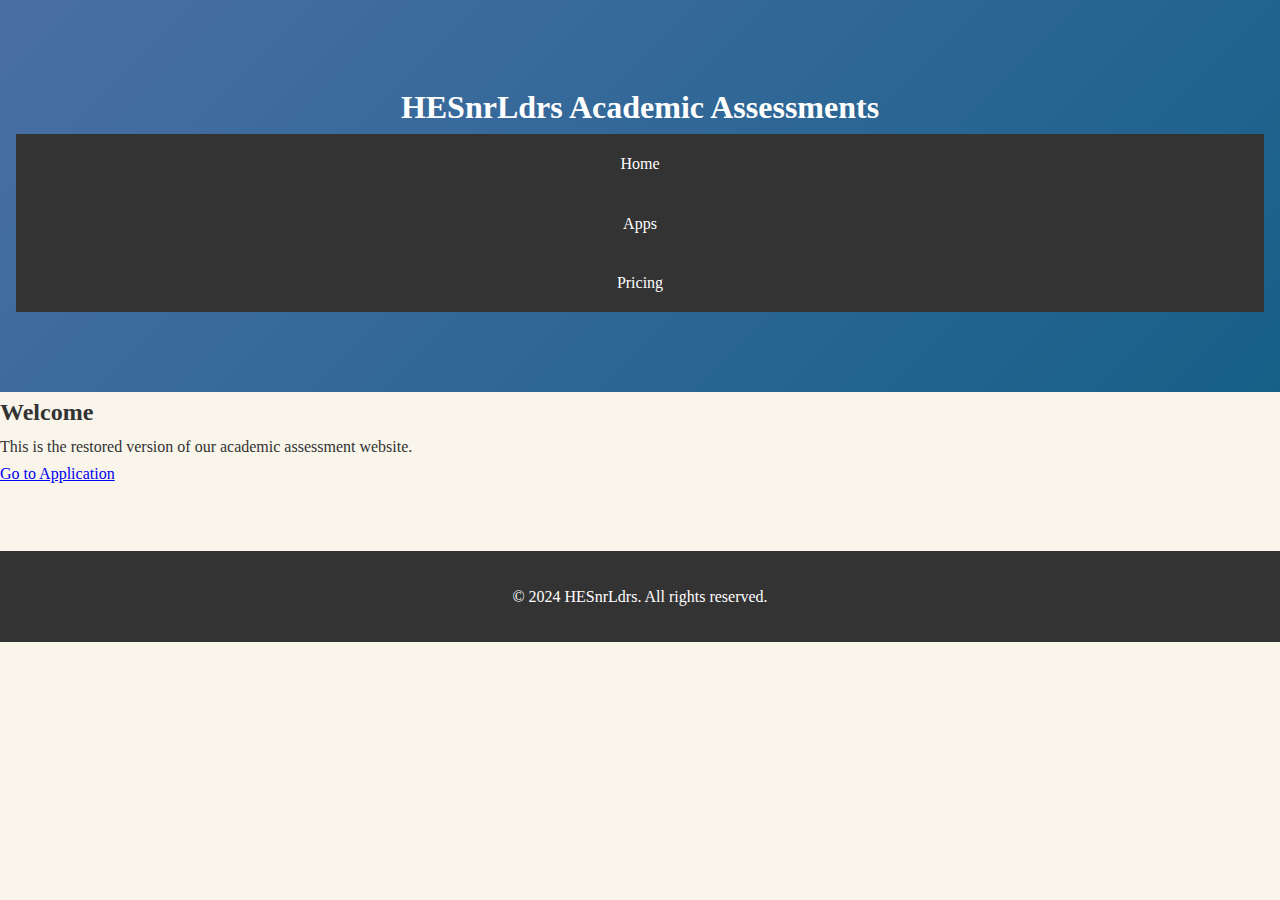
<file: index.html>
<!DOCTYPE html>
<html lang="en">
<head>
    <meta charset="UTF-8">
    <meta name="viewport" content="width=device-width, initial-scale=1.0">
    <title>HESnrLdrs - Academic Assessments</title>
    <link rel="stylesheet" href="https://hesnrldrs.github.io/styles/style.css">
</head>
<body>

    <header>
        <h1>HESnrLdrs Academic Assessments</h1>
        <nav>
            <a href="/">Home</a>
            <a href="/apps">Apps</a>
            <a href="/pricing">Pricing</a>
        </nav>
    </header>

    <main>
        <section>
            <h2>Welcome</h2>
            <p>This is the restored version of our academic assessment website.</p>
            <a href="/apps" class="button">Go to Application</a>
        </section>
    </main>

    <footer>
        <p>&copy; 2024 HESnrLdrs. All rights reserved.</p>
    </footer>

</body>
</html>
</file>
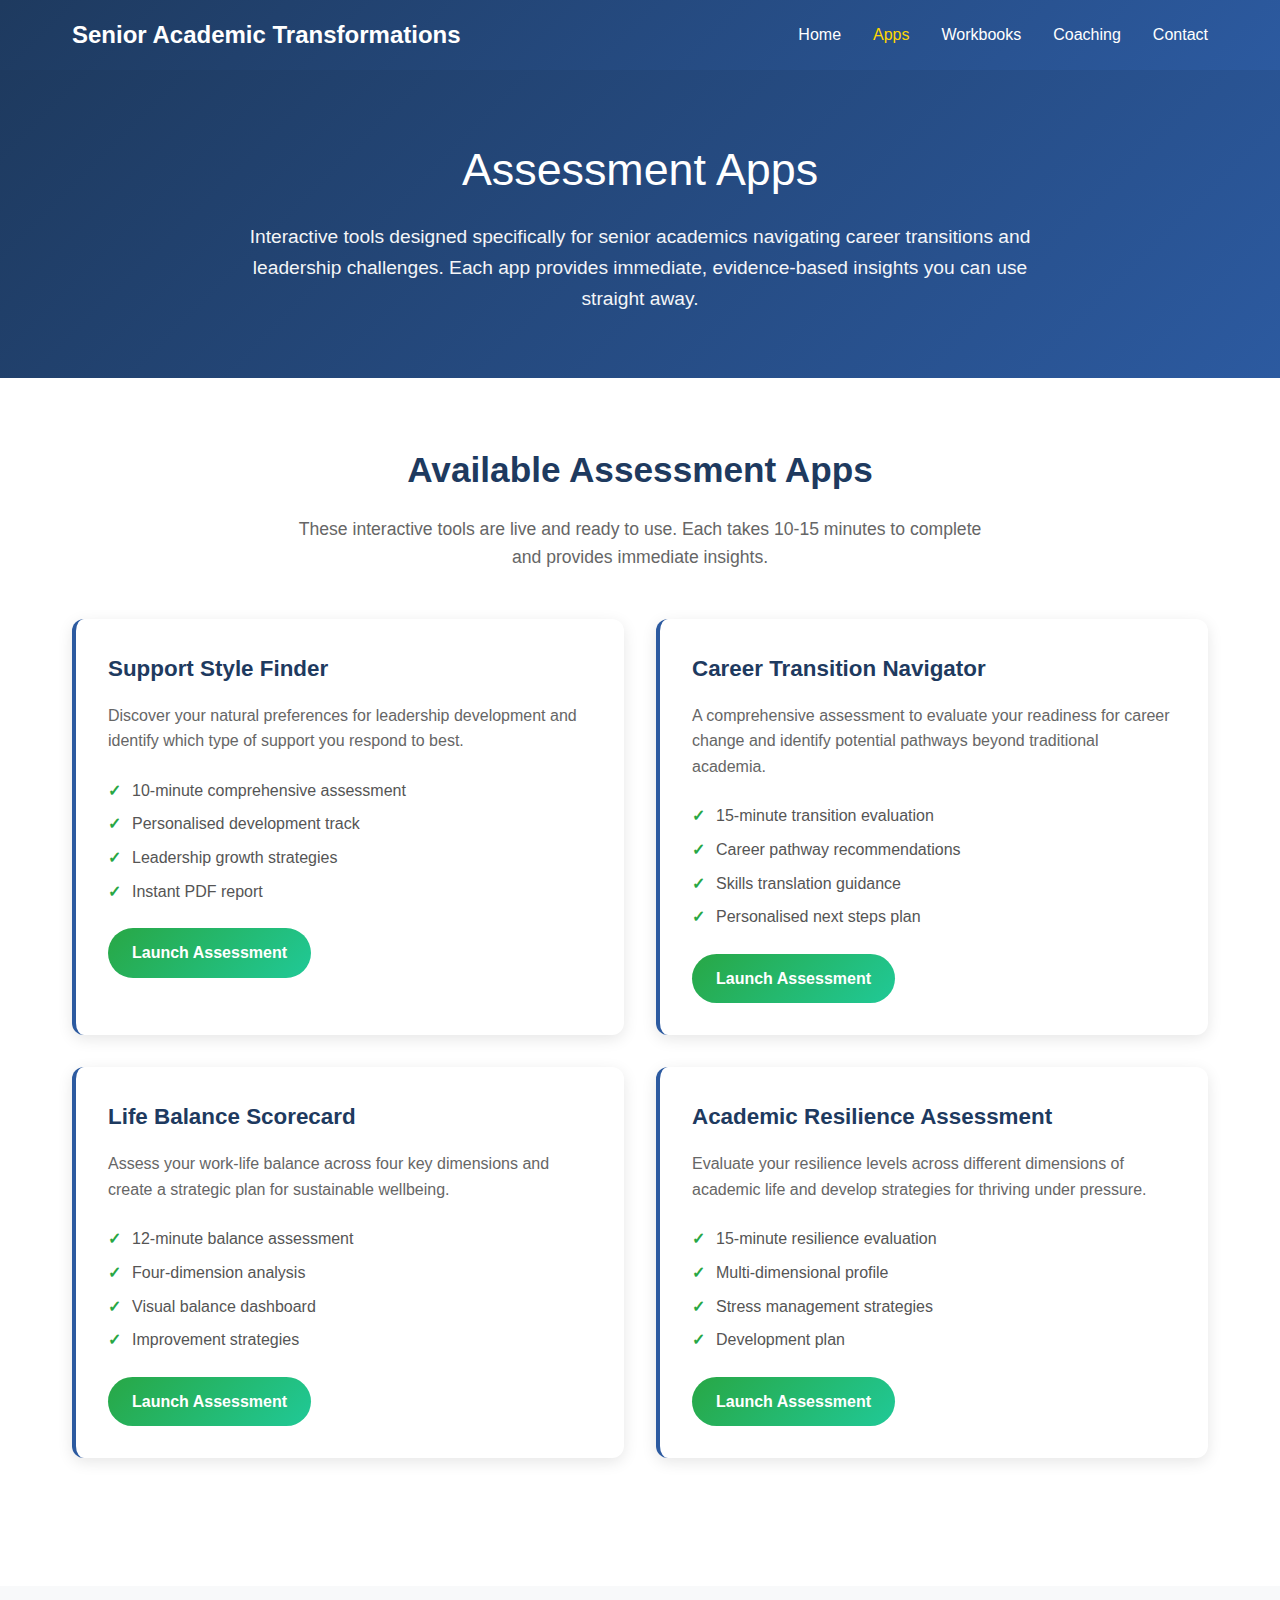
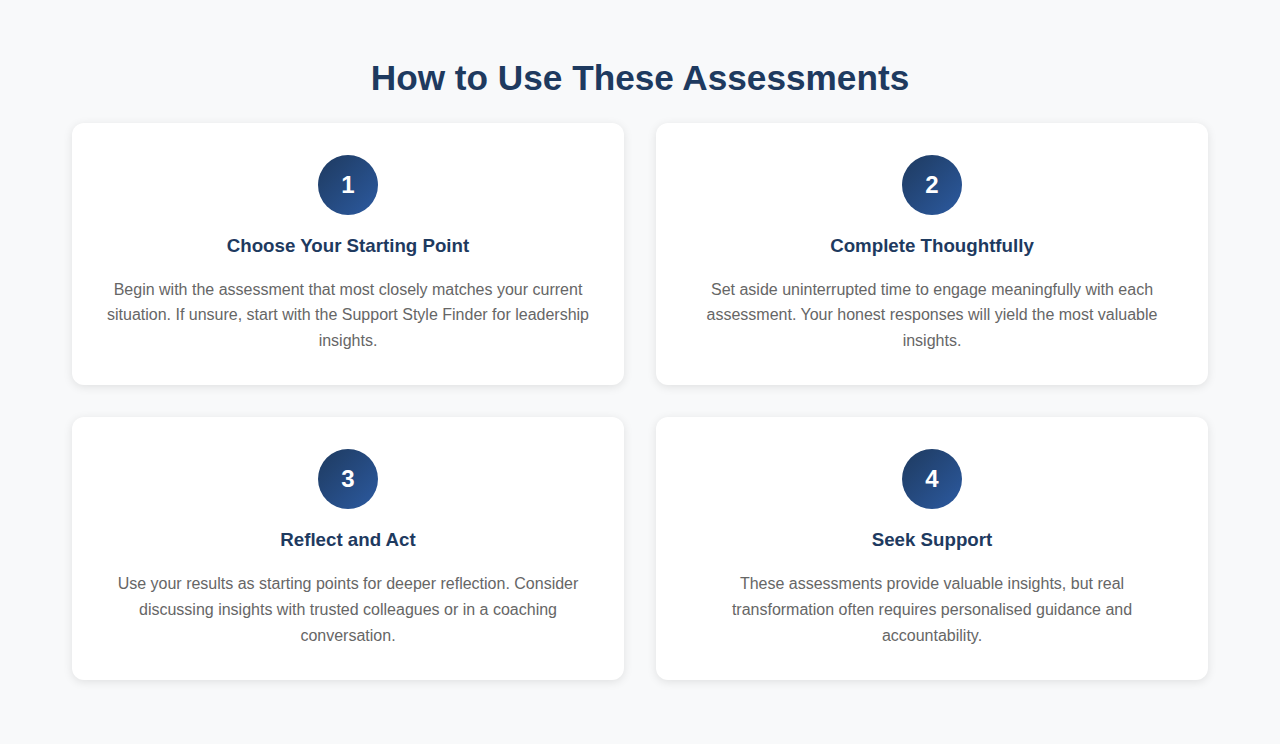
<file: apps.html>
<!DOCTYPE html>
<html lang="en">
<head>
    <meta charset="UTF-8">
    <meta name="viewport" content="width=device-width, initial-scale=1.0">
    <title>Assessment Apps - Senior Academic Transformations</title>
    <style>
        * {
            margin: 0;
            padding: 0;
            box-sizing: border-box;
        }

        body {
            font-family: 'Segoe UI', Tahoma, Geneva, Verdana, sans-serif;
            line-height: 1.6;
            color: #333;
            background: #f8f9fa;
        }

        /* Navigation */
        nav {
            background: linear-gradient(135deg, #1e3a5f 0%, #2c5aa0 100%);
            padding: 1rem 0;
            position: sticky;
            top: 0;
            z-index: 100;
        }

        .nav-container {
            max-width: 1200px;
            margin: 0 auto;
            padding: 0 2rem;
            display: flex;
            justify-content: space-between;
            align-items: center;
        }

        .logo {
            color: white;
            font-size: 1.5rem;
            font-weight: bold;
            text-decoration: none;
        }

        .nav-links {
            display: flex;
            list-style: none;
            gap: 2rem;
        }

        .nav-links a {
            color: white;
            text-decoration: none;
            transition: color 0.3s;
            font-weight: 500;
        }

        .nav-links a:hover, .nav-links a.active {
            color: #ffd700;
        }

        /* Container */
        .container {
            max-width: 1200px;
            margin: 0 auto;
            padding: 0 2rem;
        }

        /* Hero Section */
        .page-hero {
            background: linear-gradient(135deg, #1e3a5f 0%, #2c5aa0 100%);
            color: white;
            padding: 4rem 0;
            text-align: center;
        }

        .page-hero h1 {
            font-size: 2.8rem;
            margin-bottom: 1rem;
            font-weight: normal;
        }

        .page-hero p {
            font-size: 1.2rem;
            max-width: 800px;
            margin: 0 auto;
            opacity: 0.95;
        }

        /* Apps Grid Section */
        .apps-section {
            padding: 4rem 0;
            background: white;
        }

        .section-title {
            text-align: center;
            font-size: 2.2rem;
            margin-bottom: 1rem;
            color: #1e3a5f;
        }

        .section-subtitle {
            text-align: center;
            font-size: 1.1rem;
            margin-bottom: 3rem;
            color: #666;
            max-width: 700px;
            margin-left: auto;
            margin-right: auto;
        }

        /* 2x2 Apps Grid */
        .apps-grid {
            display: grid;
            grid-template-columns: 1fr 1fr;
            gap: 2rem;
            margin-bottom: 4rem;
        }

        .app-card {
            background: white;
            border-radius: 12px;
            padding: 2rem;
            box-shadow: 0 4px 15px rgba(0,0,0,0.1);
            transition: transform 0.3s, box-shadow 0.3s;
            border-left: 4px solid #2c5aa0;
        }

        .app-card:hover {
            transform: translateY(-5px);
            box-shadow: 0 8px 25px rgba(0,0,0,0.15);
        }

        .app-card h3 {
            color: #1e3a5f;
            font-size: 1.4rem;
            margin-bottom: 1rem;
        }

        .app-card p {
            color: #666;
            margin-bottom: 1.5rem;
            line-height: 1.6;
        }

        .app-features {
            list-style: none;
            margin-bottom: 1.5rem;
        }

        .app-features li {
            color: #555;
            margin-bottom: 0.5rem;
            padding-left: 1.5rem;
            position: relative;
        }

        .app-features li:before {
            content: "✓";
            position: absolute;
            left: 0;
            color: #28a745;
            font-weight: bold;
        }

        .btn-primary {
            background: linear-gradient(135deg, #28a745, #20c997);
            color: white;
            padding: 12px 24px;
            border: none;
            border-radius: 25px;
            text-decoration: none;
            font-weight: 600;
            display: inline-block;
            transition: all 0.3s;
        }

        .btn-primary:hover {
            transform: translateY(-2px);
            box-shadow: 0 5px 15px rgba(40, 167, 69, 0.3);
        }

        /* How to Use Section */
        .how-to-section {
            padding: 4rem 0;
            background: #f8f9fa;
        }

        .how-to-grid {
            display: grid;
            grid-template-columns: 1fr 1fr;
            gap: 2rem;
        }

        .how-to-card {
            background: white;
            border-radius: 12px;
            padding: 2rem;
            text-align: center;
            box-shadow: 0 2px 10px rgba(0,0,0,0.1);
        }

        .step-number {
            background: linear-gradient(135deg, #1e3a5f, #2c5aa0);
            color: white;
            width: 60px;
            height: 60px;
            border-radius: 50%;
            display: flex;
            align-items: center;
            justify-content: center;
            font-size: 1.5rem;
            font-weight: bold;
            margin: 0 auto 1rem auto;
        }

        .how-to-card h3 {
            color: #1e3a5f;
            margin-bottom: 1rem;
        }

        .how-to-card p {
            color: #666;
            line-height: 1.6;
        }

        /* Responsive Design */
        @media (max-width: 768px) {
            .apps-grid,
            .how-to-grid {
                grid-template-columns: 1fr;
            }

            .nav-links {
                display: none;
            }

            .page-hero h1 {
                font-size: 2rem;
            }

            .container {
                padding: 0 1rem;
            }
        }
    </style>
</head>
<body>
    <!-- Navigation -->
    <nav>
        <div class="nav-container">
            <a href="index.html" class="logo">Senior Academic Transformations</a>
            <ul class="nav-links">
                <li><a href="index.html">Home</a></li>
                <li><a href="apps.html" class="active">Apps</a></li>
                <li><a href="workbooks.html">Workbooks</a></li>
                <li><a href="coaching.html">Coaching</a></li>
                <li><a href="contact.html">Contact</a></li>
            </ul>
        </div>
    </nav>

    <!-- Hero Section -->
    <section class="page-hero">
        <div class="container">
            <h1>Assessment Apps</h1>
            <p>Interactive tools designed specifically for senior academics navigating career transitions and leadership challenges. Each app provides immediate, evidence-based insights you can use straight away.</p>
        </div>
    </section>

    <!-- Apps Grid Section -->
    <section class="apps-section">
        <div class="container">
            <h2 class="section-title">Available Assessment Apps</h2>
            <p class="section-subtitle">These interactive tools are live and ready to use. Each takes 10-15 minutes to complete and provides immediate insights.</p>
            
            <!-- 2x2 Apps Grid -->
            <div class="apps-grid">
                <!-- App 1 -->
                <div class="app-card">
                    <h3>Support Style Finder</h3>
                    <p>Discover your natural preferences for leadership development and identify which type of support you respond to best.</p>
                    <ul class="app-features">
                        <li>10-minute comprehensive assessment</li>
                        <li>Personalised development track</li>
                        <li>Leadership growth strategies</li>
                        <li>Instant PDF report</li>
                    </ul>
                    <a href="https://hesnrldrs.github.io/support-style-app/" class="btn-primary">Launch Assessment</a>
                </div>

                <!-- App 2 -->
                <div class="app-card">
                    <h3>Career Transition Navigator</h3>
                    <p>A comprehensive assessment to evaluate your readiness for career change and identify potential pathways beyond traditional academia.</p>
                    <ul class="app-features">
                        <li>15-minute transition evaluation</li>
                        <li>Career pathway recommendations</li>
                        <li>Skills translation guidance</li>
                        <li>Personalised next steps plan</li>
                    </ul>
                    <a href="https://hesnrldrs.github.io/career-transition-app/" class="btn-primary">Launch Assessment</a>
                </div>

                <!-- App 3 -->
                <div class="app-card">
                    <h3>Life Balance Scorecard</h3>
                    <p>Assess your work-life balance across four key dimensions and create a strategic plan for sustainable wellbeing.</p>
                    <ul class="app-features">
                        <li>12-minute balance assessment</li>
                        <li>Four-dimension analysis</li>
                        <li>Visual balance dashboard</li>
                        <li>Improvement strategies</li>
                    </ul>
                    <a href="https://hesnrldrs.github.io/life-balance-app/" class="btn-primary">Launch Assessment</a>
                </div>

                <!-- App 4 -->
                <div class="app-card">
                    <h3>Academic Resilience Assessment</h3>
                    <p>Evaluate your resilience levels across different dimensions of academic life and develop strategies for thriving under pressure.</p>
                    <ul class="app-features">
                        <li>15-minute resilience evaluation</li>
                        <li>Multi-dimensional profile</li>
                        <li>Stress management strategies</li>
                        <li>Development plan</li>
                    </ul>
                    <a href="https://hesnrldrs.github.io/resilience-app/" class="btn-primary">Launch Assessment</a>
                </div>
            </div>
        </div>
    </section>

    <!-- How to Use Section -->
    <section class="how-to-section">
        <div class="container">
            <h2 class="section-title">How to Use These Assessments</h2>
            
            <!-- 2x2 How-to Grid -->
            <div class="how-to-grid">
                <div class="how-to-card">
                    <div class="step-number">1</div>
                    <h3>Choose Your Starting Point</h3>
                    <p>Begin with the assessment that most closely matches your current situation. If unsure, start with the Support Style Finder for leadership insights.</p>
                </div>

                <div class="how-to-card">
                    <div class="step-number">2</div>
                    <h3>Complete Thoughtfully</h3>
                    <p>Set aside uninterrupted time to engage meaningfully with each assessment. Your honest responses will yield the most valuable insights.</p>
                </div>

                <div class="how-to-card">
                    <div class="step-number">3</div>
                    <h3>Reflect and Act</h3>
                    <p>Use your results as starting points for deeper reflection. Consider discussing insights with trusted colleagues or in a coaching conversation.</p>
                </div>

                <div class="how-to-card">
                    <div class="step-number">4</div>
                    <h3>Seek Support</h3>
                    <p>These assessments provide valuable insights, but real transformation often requires personalised guidance and accountability.</p>
                </div>
            </div>
        </div>
    </section>
</body>
</html>
</file>
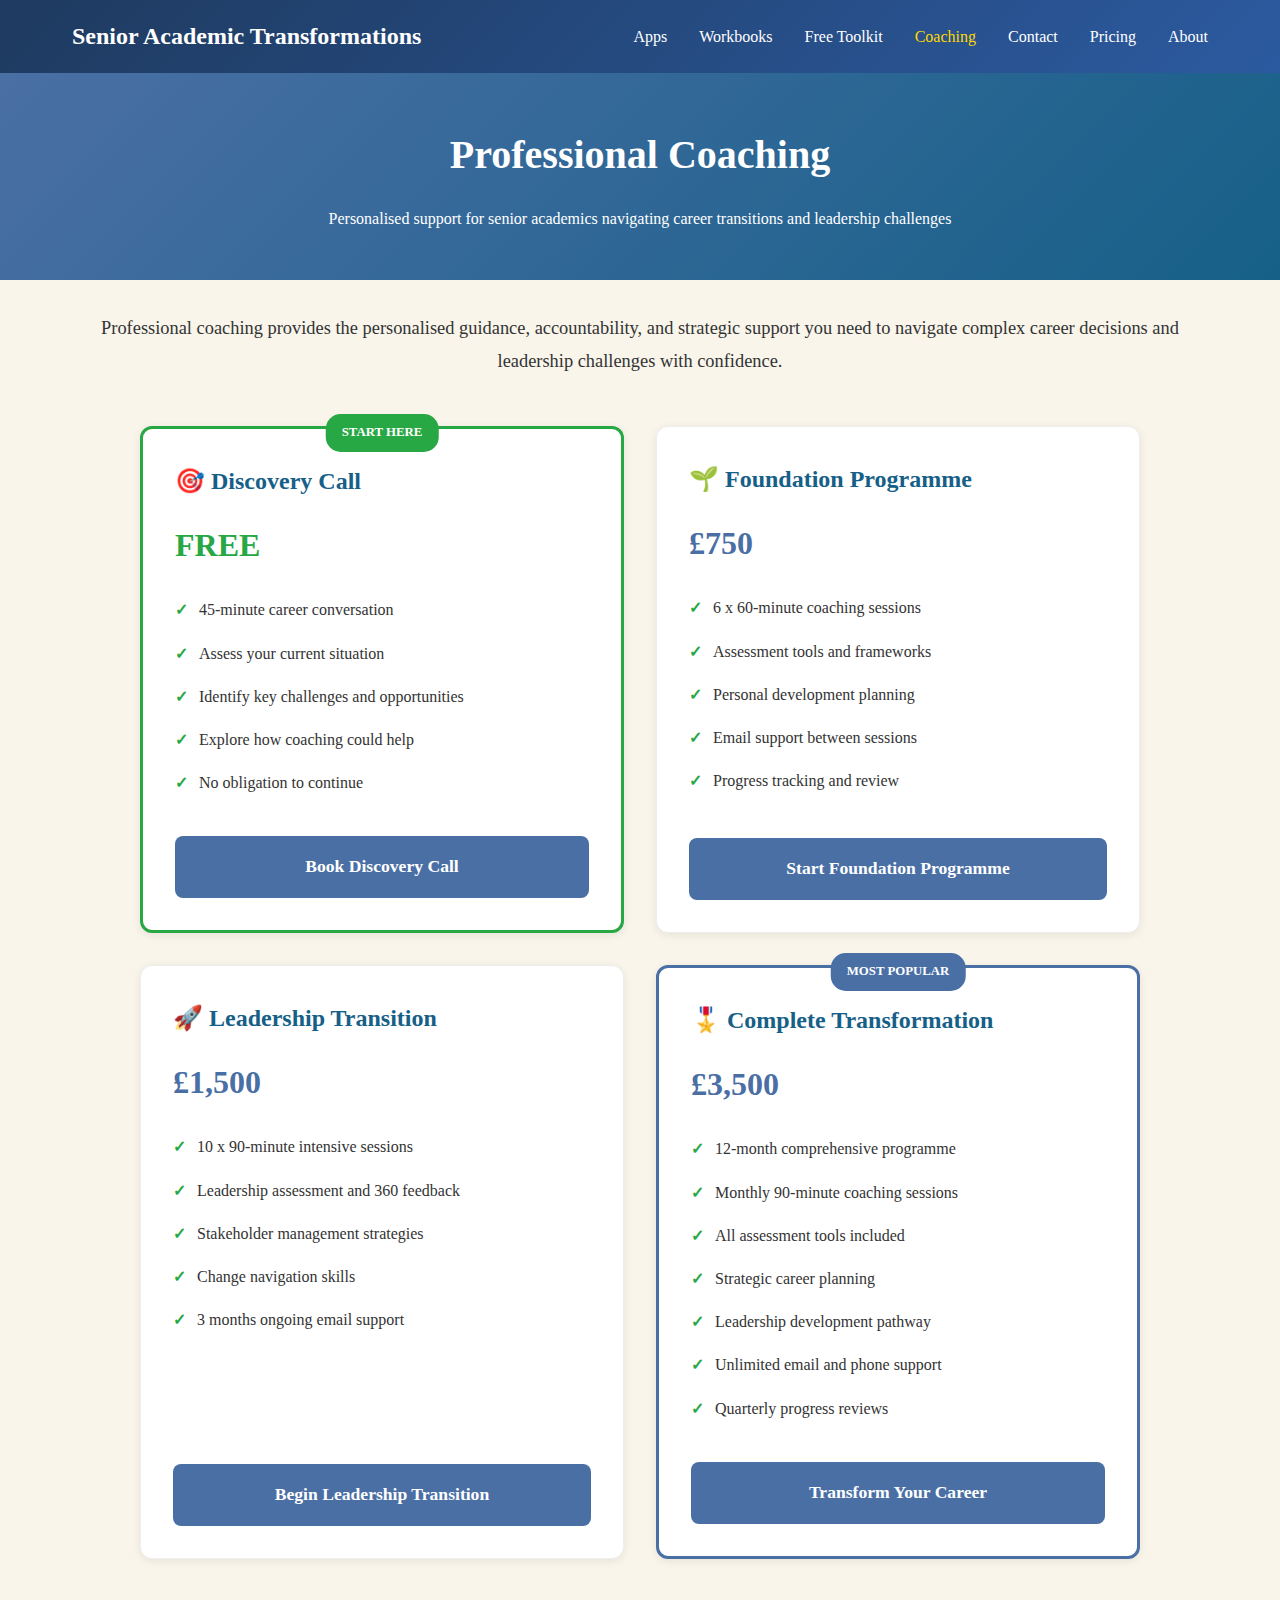
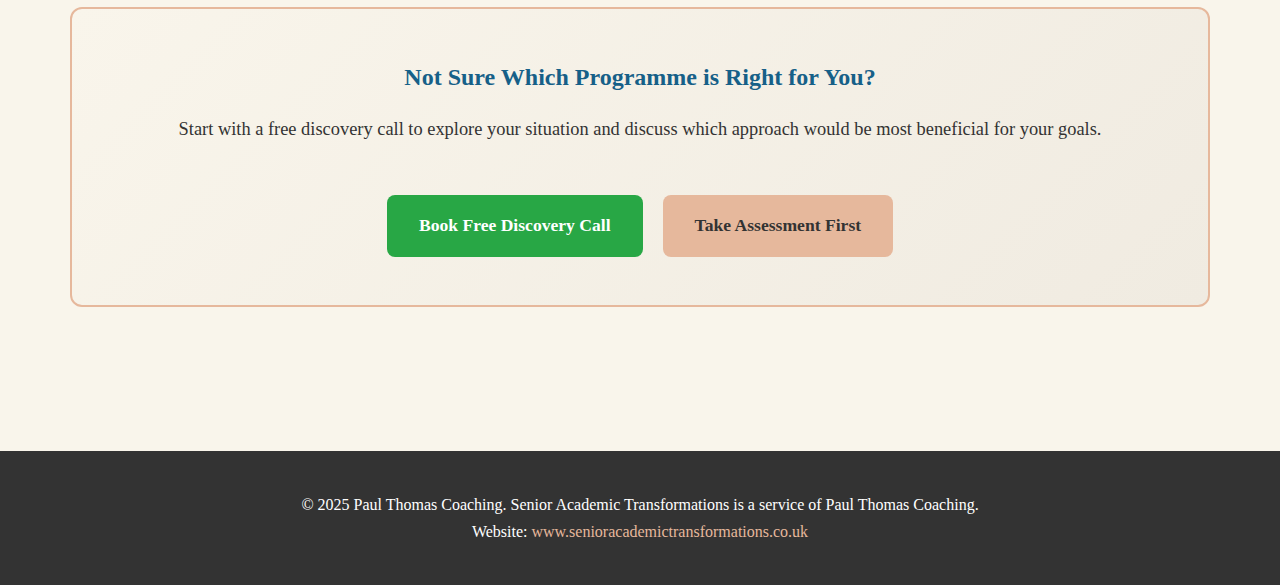
<file: coaching.html>
<!DOCTYPE html>
<html lang="en-GB">
<head>
    <meta charset="UTF-8">
    <meta name="viewport" content="width=device-width, initial-scale=1.0">
    <title>Coaching | Senior Academic Transformations</title>
    <meta name="description" content="Professional coaching programmes for senior academics. From free discovery calls to comprehensive transformation programmes.">
    
    <style>
        :root { 
            --colour-primary: #4A6FA5; 
            --colour-secondary: #E6B89C; 
            --colour-accent: #166088; 
            --colour-light: #F9F5EB; 
            --colour-dark: #333333; 
            --colour-white: #ffffff;
            --colour-success: #28a745;
            --shadow-light: 0 2px 10px rgba(0,0,0,0.08);
            --shadow-medium: 0 5px 15px rgba(0,0,0,0.12);
        }
        
        * { margin: 0; padding: 0; box-sizing: border-box; }
        
        body { 
            font-family: 'Georgia', 'Times New Roman', serif; 
            line-height: 1.7; 
            color: var(--colour-dark); 
            background-color: var(--colour-light); 
        }
        
        /* STANDARDIZED BLUE GRADIENT NAVIGATION */
        nav {
            background: linear-gradient(135deg, #1e3a5f 0%, #2c5aa0 100%);
            padding: 1rem 0;
            position: sticky;
            top: 0;
            z-index: 100;
        }

        .nav-container {
            max-width: 1200px;
            margin: 0 auto;
            padding: 0 2rem;
            display: flex;
            justify-content: space-between;
            align-items: center;
        }

        .logo {
            color: white;
            font-size: 1.5rem;
            font-weight: bold;
            text-decoration: none;
        }

        .nav-menu {
            display: flex;
            list-style: none;
            gap: 2rem;
        }

        .nav-menu a {
            color: white;
            text-decoration: none;
            transition: color 0.3s;
            font-weight: 500;
        }

        .nav-menu a:hover, .nav-menu a.active, .nav-menu a.current {
            color: #ffd700;
        }

        .mobile-menu-toggle {
            display: none;
            background: none;
            border: none;
            font-size: 1.5rem;
            cursor: pointer;
            color: white;
        }
        
        .container { 
            width: 90%; 
            max-width: 1140px; 
            margin: 0 auto; 
            padding: 2rem 0; 
        }
        
        .page-header {
            background: linear-gradient(135deg, var(--colour-primary) 0%, var(--colour-accent) 100%);
            color: white;
            text-align: center;
            padding: 3rem 1rem;
        }
        
        .page-header h1 {
            font-size: 2.5rem;
            margin-bottom: 1rem;
        }
        
        .intro-text { 
            font-size: 1.15rem; 
            line-height: 1.8; 
            margin-bottom: 2rem;
            text-align: center;
        }
        
        /* 2×2 GRID LAYOUT */
        .coaching-grid {
            display: grid;
            grid-template-columns: 1fr 1fr;
            gap: 2rem;
            margin: 3rem 0;
            max-width: 1000px;
            margin-left: auto;
            margin-right: auto;
        }

        .coaching-card {
            background: var(--colour-white);
            border-radius: 12px;
            padding: 2rem;
            box-shadow: var(--shadow-light);
            transition: all 0.3s ease;
            display: flex;
            flex-direction: column;
            justify-content: space-between;
            border: 1px solid #eee;
        }

        .coaching-card:hover {
            transform: translateY(-5px);
            box-shadow: var(--shadow-medium);
        }

        .coaching-card h3 {
            font-size: 1.5rem;
            margin-bottom: 1rem;
            color: var(--colour-accent);
        }

        .coaching-card .price {
            font-size: 2rem;
            font-weight: bold;
            color: var(--colour-primary);
            margin-bottom: 1rem;
        }

        .coaching-card .price.free {
            color: var(--colour-success);
        }

        .coaching-card ul {
            list-style: none;
            margin: 1rem 0;
            flex-grow: 1;
        }

        .coaching-card ul li {
            padding: 0.5rem 0;
            position: relative;
            padding-left: 1.5rem;
        }

        .coaching-card ul li:before {
            content: "✓";
            color: var(--colour-success);
            font-weight: bold;
            position: absolute;
            left: 0;
        }

        .btn {
            background: var(--colour-primary);
            color: white;
            padding: 1rem 2rem;
            border: none;
            border-radius: 8px;
            font-size: 1.1rem;
            font-weight: 600;
            cursor: pointer;
            transition: all 0.3s ease;
            text-align: center;
            text-decoration: none;
            display: inline-block;
            margin-top: 1rem;
        }

        .btn:hover {
            background: var(--colour-accent);
            transform: translateY(-2px);
        }

        .btn-success {
            background: var(--colour-success);
        }

        .btn-success:hover {
            background: #218838;
        }

        .featured {
            border: 3px solid var(--colour-primary);
            position: relative;
        }

        .featured:before {
            content: "MOST POPULAR";
            background: var(--colour-primary);
            color: white;
            padding: 0.5rem 1rem;
            font-size: 0.8rem;
            font-weight: bold;
            position: absolute;
            top: -15px;
            left: 50%;
            transform: translateX(-50%);
            border-radius: 15px;
        }

        .free-highlight {
            border: 3px solid var(--colour-success);
            position: relative;
        }

        .free-highlight:before {
            content: "START HERE";
            background: var(--colour-success);
            color: white;
            padding: 0.5rem 1rem;
            font-size: 0.8rem;
            font-weight: bold;
            position: absolute;
            top: -15px;
            left: 50%;
            transform: translateX(-50%);
            border-radius: 15px;
        }
        
        footer { 
            background-color: var(--colour-dark); 
            color: white; 
            text-align: center; 
            padding: 2.5rem 0; 
            margin-top: 4rem; 
        }
        
        footer a {
            color: var(--colour-secondary);
            text-decoration: none;
        }
        
        /* Return to Top Button */
        .return-to-top {
            position: fixed;
            bottom: 2rem;
            right: 2rem;
            background-color: var(--colour-primary);
            color: white;
            width: 50px;
            height: 50px;
            border-radius: 50%;
            border: none;
            cursor: pointer;
            font-size: 1.2rem;
            box-shadow: var(--shadow-medium);
            transition: all 0.3s ease;
            opacity: 0;
            visibility: hidden;
            z-index: 999;
        }
        
        .return-to-top.visible {
            opacity: 1;
            visibility: visible;
        }
        
        .return-to-top:hover {
            background-color: var(--colour-accent);
            transform: translateY(-2px);
        }
        
        /* Mobile Navigation & Layout */
        @media (max-width: 768px) {
            .mobile-menu-toggle {
                display: block;
            }
            
            .nav-menu {
                display: none;
                position: absolute;
                top: 100%;
                left: 0;
                right: 0;
                background: linear-gradient(135deg, #1e3a5f 0%, #2c5aa0 100%);
                flex-direction: column;
                padding: 1rem;
                gap: 1.5rem;
            }
            
            .nav-menu.active {
                display: flex;
            }
            
            .coaching-grid {
                grid-template-columns: 1fr;
                gap: 1.5rem;
            }
            
            .page-header h1 {
                font-size: 2rem;
            }
            
            .container {
                width: 95%;
                padding: 1rem 0;
            }
        }
    </style>
</head>
<body>
    <!-- STANDARDIZED NAVIGATION -->
    <nav role="navigation">
        <div class="nav-container">
            <a href="index.html" class="logo">Senior Academic Transformations</a>
            <button class="mobile-menu-toggle" aria-label="Toggle mobile menu">☰</button>
            <ul class="nav-menu">
                <li><a href="apps.html">Apps</a></li>
                <li><a href="workbooks.html">Workbooks</a></li>
                <li><a href="toolkit.html">Free Toolkit</a></li>
                <li><a href="coaching.html" class="current">Coaching</a></li>
                <li><a href="contact.html">Contact</a></li>
                <li><a href="pricing.html">Pricing</a></li>
                <li><a href="about.html">About</a></li>
            </ul>
        </div>
    </nav>

    <header class="page-header">
        <h1>Professional Coaching</h1>
        <p>Personalised support for senior academics navigating career transitions and leadership challenges</p>
    </header>

    <main class="container">
        <p class="intro-text">Professional coaching provides the personalised guidance, accountability, and strategic support you need to navigate complex career decisions and leadership challenges with confidence.</p>

        <!-- 2×2 COACHING GRID -->
        <div class="coaching-grid">
            <!-- TOP LEFT - FREE OFFER FIRST -->
            <div class="coaching-card free-highlight">
                <div>
                    <h3>🎯 Discovery Call</h3>
                    <div class="price free">FREE</div>
                    <ul>
                        <li>45-minute career conversation</li>
                        <li>Assess your current situation</li>
                        <li>Identify key challenges and opportunities</li>
                        <li>Explore how coaching could help</li>
                        <li>No obligation to continue</li>
                    </ul>
                </div>
               <a href="https://calendar.app.google/K26A3jh2ST52cZVE8" target="_blank" rel="noopener" class="btn">Book Discovery Call</a>
            </div>

            <!-- TOP RIGHT - TIER 1 -->
            <div class="coaching-card">
                <div>
                    <h3>🌱 Foundation Programme</h3>
                    <div class="price">£750</div>
                    <ul>
                        <li>6 x 60-minute coaching sessions</li>
                        <li>Assessment tools and frameworks</li>
                        <li>Personal development planning</li>
                        <li>Email support between sessions</li>
                        <li>Progress tracking and review</li>
                    </ul>
                </div>
                <a href="contact.html" class="btn">Start Foundation Programme</a>
            </div>

            <!-- BOTTOM LEFT - TIER 2 -->
            <div class="coaching-card">
                <div>
                    <h3>🚀 Leadership Transition</h3>
                    <div class="price">£1,500</div>
                    <ul>
                        <li>10 x 90-minute intensive sessions</li>
                        <li>Leadership assessment and 360 feedback</li>
                        <li>Stakeholder management strategies</li>
                        <li>Change navigation skills</li>
                        <li>3 months ongoing email support</li>
                    </ul>
                </div>
                <a href="contact.html" class="btn">Begin Leadership Transition</a>
            </div>

            <!-- BOTTOM RIGHT - TIER 3 FLAGSHIP -->
            <div class="coaching-card featured">
                <div>
                    <h3>🎖️ Complete Transformation</h3>
                    <div class="price">£3,500</div>
                    <ul>
                        <li>12-month comprehensive programme</li>
                        <li>Monthly 90-minute coaching sessions</li>
                        <li>All assessment tools included</li>
                        <li>Strategic career planning</li>
                        <li>Leadership development pathway</li>
                        <li>Unlimited email and phone support</li>
                        <li>Quarterly progress reviews</li>
                    </ul>
                </div>
                <a href="contact.html" class="btn">Transform Your Career</a>
            </div>
        </div>

        <section style="background: linear-gradient(135deg, var(--colour-light) 0%, #f0ebe1 100%); padding: 3rem 2rem; border-radius: 12px; margin: 3rem 0; border: 2px solid var(--colour-secondary); text-align: center;">
            <h2 style="color: var(--colour-accent); margin-bottom: 1rem;">Not Sure Which Programme is Right for You?</h2>
            <p class="intro-text">Start with a free discovery call to explore your situation and discuss which approach would be most beneficial for your goals.</p>
            <div style="margin-top: 2rem;">
                <a href="contact.html" class="btn btn-success" style="margin-right: 1rem;">Book Free Discovery Call</a>
                <a href="apps.html" class="btn" style="background: var(--colour-secondary); color: var(--colour-dark);">Take Assessment First</a>
            </div>
        </section>
    </main>

    <footer role="contentinfo">
        <p>&copy; 2025 Paul Thomas Coaching. Senior Academic Transformations is a service of Paul Thomas Coaching.<br>
        Website: <a href="https://www.senioracademictransformations.co.uk">www.senioracademictransformations.co.uk</a></p>
    </footer>

    <!-- Return to Top Button -->
    <button class="return-to-top" onclick="scrollToTop()" aria-label="Return to top">↑</button>

    <script>
        // Mobile menu toggle
        const mobileMenuToggle = document.querySelector('.mobile-menu-toggle');
        const navMenu = document.querySelector('.nav-menu');
        
        if (mobileMenuToggle && navMenu) {
            mobileMenuToggle.addEventListener('click', function() {
                navMenu.classList.toggle('active');
                
                const isOpen = navMenu.classList.contains('active');
                mobileMenuToggle.setAttribute('aria-label', isOpen ? 'Close mobile menu' : 'Open mobile menu');
            });
            
            const navLinks = navMenu.querySelectorAll('a');
            navLinks.forEach(link => {
                link.addEventListener('click', function() {
                    navMenu.classList.remove('active');
                    mobileMenuToggle.setAttribute('aria-label', 'Open mobile menu');
                });
            });
        }
        
        // Return to Top Button
        const returnToTopButton = document.querySelector('.return-to-top');
        
        window.addEventListener('scroll', function() {
            if (window.pageYOffset > 300) {
                returnToTopButton.classList.add('visible');
            } else {
                returnToTopButton.classList.remove('visible');
            }
        });
        
        function scrollToTop() {
            window.scrollTo({
                top: 0,
                behavior: 'smooth'
            });
        }
        
        console.log('Coaching page loaded successfully');
    </script>
</body>
</html>
</file>
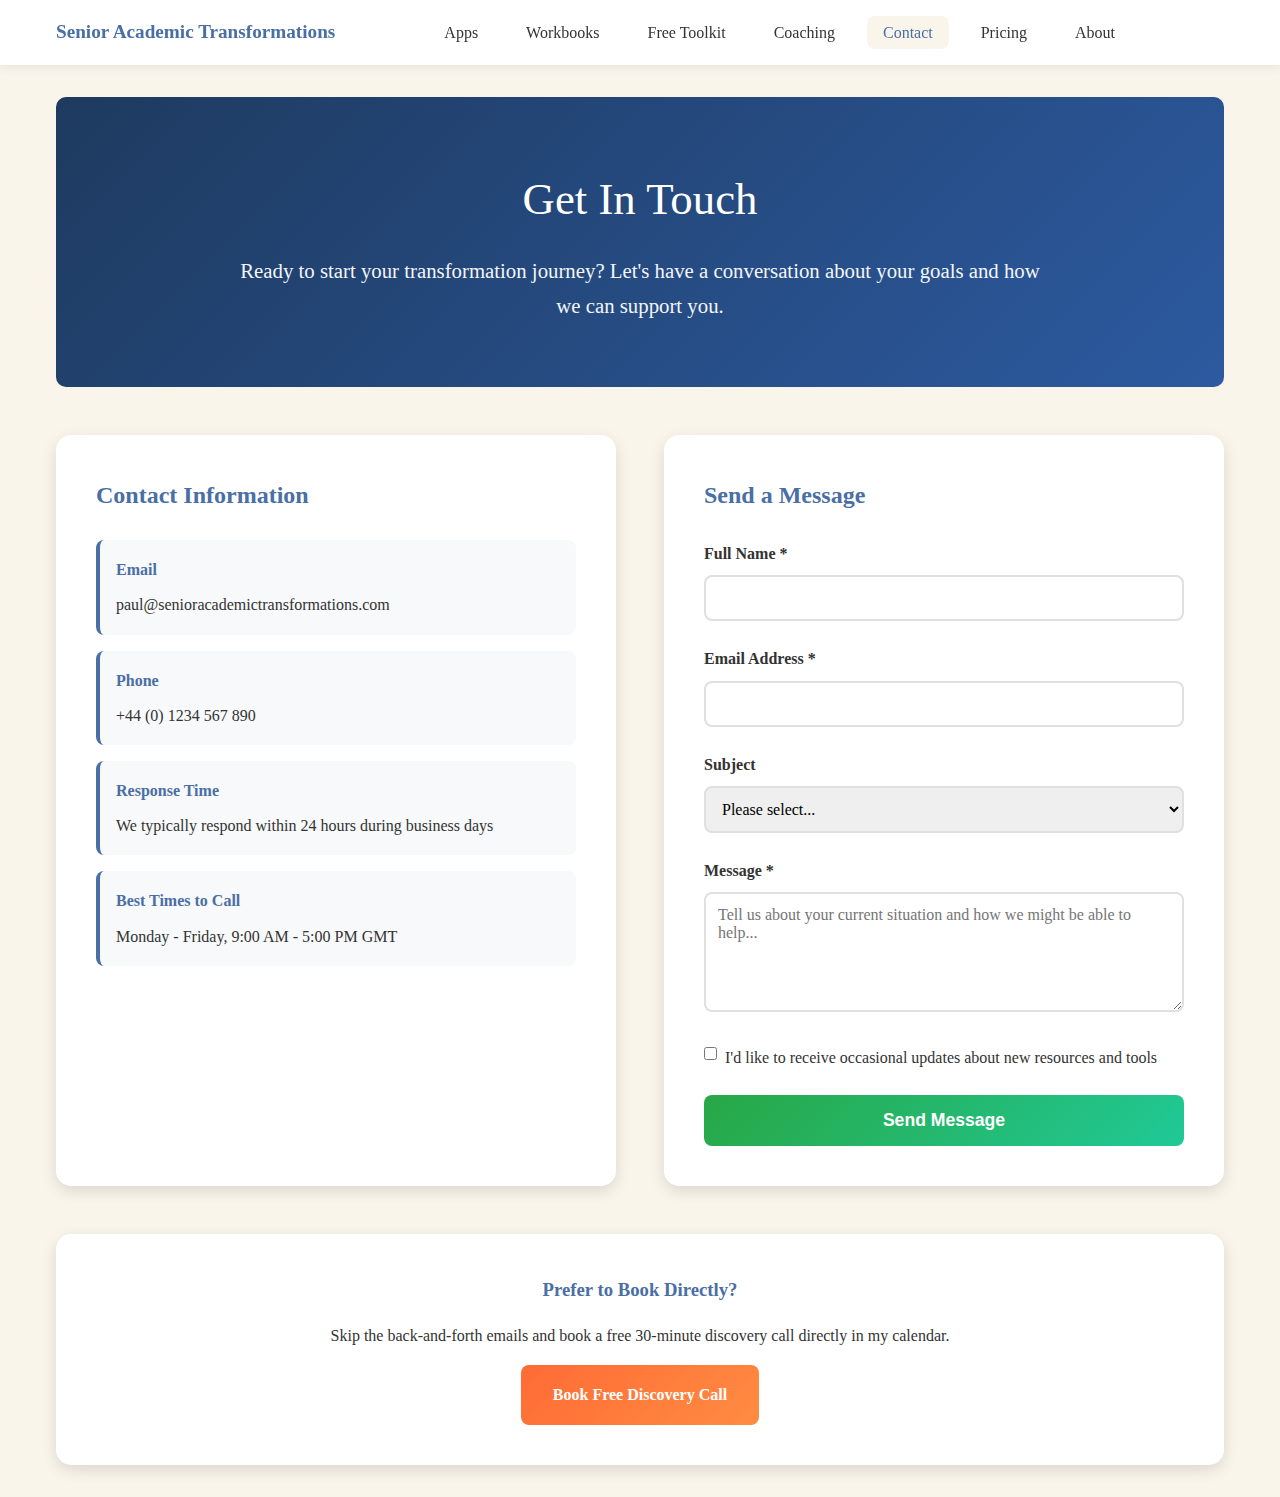
<file: contact.html>
<!DOCTYPE html>
<html lang="en">
<head>
    <meta charset="UTF-8">
    <meta name="viewport" content="width=device-width, initial-scale=1.0">
    <title>Contact - Senior Academic Transformations</title>
    <style>
        /* EXACT Navigation CSS from working homepage */
        :root { 
            --colour-primary: #4A6FA5; 
            --colour-secondary: #E6B89C; 
            --colour-accent: #166088; 
            --colour-light: #F9F5EB; 
            --colour-dark: #333333; 
            --colour-white: #ffffff;
            --colour-success: #28a745;
            --shadow-light: 0 2px 10px rgba(0,0,0,0.08);
            --shadow-medium: 0 5px 15px rgba(0,0,0,0.12);
        }

        * {
            margin: 0;
            padding: 0;
            box-sizing: border-box;
        }

        body { 
            font-family: 'Georgia', 'Times New Roman', serif; 
            line-height: 1.7; 
            color: var(--colour-dark); 
            background-color: var(--colour-light); 
        }

        /* Navigation Styles */
        nav {
            background: var(--colour-white);
            box-shadow: var(--shadow-light);
            padding: 1rem 0;
            position: sticky;
            top: 0;
            z-index: 100;
        }

        .nav-container {
            display: flex;
            justify-content: space-between;
            align-items: center;
            width: 100%;
            max-width: 1200px;
            margin: 0 auto;
            padding: 0 1rem;
        }

        .logo {
            font-size: 1.2em;
            font-weight: 600;
            color: var(--colour-primary);
            text-decoration: none;
        }

        .nav-menu {
            display: flex;
            justify-content: center;
            flex: 1;
            list-style: none;
            gap: 1rem;
            margin: 0;
            padding: 0;
            flex-wrap: nowrap;
        }

        .nav-menu a {
            color: var(--colour-dark);
            text-decoration: none;
            font-weight: 500;
            padding: 0.5rem 1rem;
            transition: all 0.3s ease;
            border-radius: 8px;
            white-space: nowrap;
        }

        .nav-menu a:hover,
        .nav-menu a.active,
        .nav-menu a.current {
            color: var(--colour-primary);
            background-color: var(--colour-light);
        }

        .nav-menu li {
            order: initial;
            flex-shrink: 0;
        }

        .mobile-menu-toggle {
            display: none;
            background: none;
            border: none;
            font-size: 1.5rem;
            cursor: pointer;
        }

        @media (max-width: 768px) {
            .mobile-menu-toggle {
                display: block;
            }

            .nav-menu {
                display: none;
                position: absolute;
                top: 100%;
                left: 0;
                right: 0;
                background: var(--colour-white);
                flex-direction: column;
                padding: 1rem;
                box-shadow: var(--shadow-light);
                gap: 1.5rem;
                flex-wrap: wrap;
            }

            .nav-menu.active {
                display: flex;
            }

            .nav-menu li:nth-child(1) { order: 1; }
            .nav-menu li:nth-child(2) { order: 2; }
            .nav-menu li:nth-child(3) { order: 3; }
            .nav-menu li:nth-child(4) { order: 4; }
            .nav-menu li:nth-child(5) { order: 5; }
            .nav-menu li:nth-child(6) { order: 6; }
            .nav-menu li:nth-child(7) { order: 7; }
            .nav-menu li:nth-child(8) { order: 8; }
        }

        /* Contact Page Styles */
        .container {
            max-width: 1200px;
            margin: 0 auto;
            padding: 2rem 1rem;
        }

        .page-hero {
            background: linear-gradient(135deg, #1e3a5f 0%, #2c5aa0 100%);
            color: white;
            padding: 4rem 2rem;
            text-align: center;
            margin-bottom: 3rem;
            border-radius: 10px;
        }

        .page-hero h1 {
            font-size: 2.8rem;
            margin-bottom: 1rem;
            font-weight: normal;
        }

        .page-hero p {
            font-size: 1.3rem;
            opacity: 0.95;
            max-width: 800px;
            margin: 0 auto;
        }

        .contact-grid {
            display: grid;
            grid-template-columns: 1fr 1fr;
            gap: 3rem;
            margin-bottom: 3rem;
        }

        .contact-info {
            background: white;
            padding: 2.5rem;
            border-radius: 15px;
            box-shadow: var(--shadow-medium);
        }

        .contact-info h3 {
            color: var(--colour-primary);
            margin-bottom: 1.5rem;
            font-size: 1.5rem;
        }

        .contact-details {
            list-style: none;
        }

        .contact-details li {
            margin-bottom: 1rem;
            padding: 1rem;
            background: #f8f9fa;
            border-radius: 8px;
            border-left: 4px solid var(--colour-primary);
        }

        .contact-details strong {
            display: block;
            color: var(--colour-primary);
            margin-bottom: 0.5rem;
        }

        .contact-form {
            background: white;
            border-radius: 15px;
            padding: 2.5rem;
            box-shadow: var(--shadow-medium);
        }

        .contact-form h3 {
            color: var(--colour-primary);
            margin-bottom: 1.5rem;
            font-size: 1.5rem;
        }

        .form-group {
            margin-bottom: 1.5rem;
        }

        .form-group label {
            display: block;
            font-weight: bold;
            margin-bottom: 0.5rem;
            color: var(--colour-dark);
        }

        .form-group input,
        .form-group select,
        .form-group textarea {
            width: 100%;
            padding: 12px;
            border: 2px solid #e0e0e0;
            border-radius: 8px;
            font-size: 1rem;
            transition: border-color 0.3s;
            font-family: Georgia, serif;
        }

        .form-group input:focus,
        .form-group select:focus,
        .form-group textarea:focus {
            border-color: var(--colour-primary);
            outline: none;
            box-shadow: 0 0 0 3px rgba(44, 90, 160, 0.1);
        }

        .form-group textarea {
            height: 120px;
            resize: vertical;
        }

        .checkbox-group {
            margin: 1.5rem 0;
        }

        .checkbox-group label {
            display: flex;
            align-items: flex-start;
            font-weight: normal;
            cursor: pointer;
        }

        .checkbox-group input[type="checkbox"] {
            width: auto;
            margin-right: 0.5rem;
            margin-top: 0.2rem;
        }

        .submit-button {
            background: linear-gradient(135deg, var(--colour-success), #20c997);
            color: white;
            padding: 15px 30px;
            border: none;
            border-radius: 8px;
            font-size: 1.1rem;
            font-weight: bold;
            cursor: pointer;
            transition: all 0.3s ease;
            width: 100%;
        }

        .submit-button:hover {
            background: linear-gradient(135deg, #218838, #1ba085);
            transform: translateY(-2px);
        }

        .alternative-contact {
            background: white;
            padding: 2.5rem;
            border-radius: 15px;
            text-align: center;
            box-shadow: var(--shadow-medium);
        }

        .alternative-contact h3 {
            color: var(--colour-primary);
            margin-bottom: 1rem;
        }

        .calendar-btn {
            display: inline-block;
            background: linear-gradient(135deg, #ff6b35, #ff8c42);
            color: white;
            padding: 1rem 2rem;
            border-radius: 8px;
            text-decoration: none;
            font-weight: 600;
            transition: all 0.3s ease;
            margin-top: 1rem;
        }

        .calendar-btn:hover {
            background: linear-gradient(135deg, #e55a2b, #e57a35);
            transform: translateY(-2px);
        }

        /* Responsive Design */
        @media (max-width: 768px) {
            .page-hero h1 {
                font-size: 2.2rem;
            }

            .contact-grid {
                grid-template-columns: 1fr;
                gap: 2rem;
            }

            .form-row {
                grid-template-columns: 1fr;
                gap: 0;
            }

            .discovery-call-section {
                padding: 2rem 1rem;
            }

            .discovery-form {
                padding: 2rem;
            }

            .contact-info,
            .contact-form {
                padding: 2rem;
            }
        }
    </style>
</head>
<body>
    <nav role="navigation">
        <div class="nav-container">
            <a href="index.html" class="logo">Senior Academic Transformations</a>
            <button class="mobile-menu-toggle" aria-label="Toggle mobile menu">☰</button>
            <ul class="nav-menu">
                <li><a href="apps.html">Apps</a></li>
                <li><a href="workbooks.html">Workbooks</a></li>
                <li><a href="toolkit.html">Free Toolkit</a></li>
                <li><a href="coaching.html">Coaching</a></li>
                <li><a href="contact.html" class="current">Contact</a></li>
                <li><a href="pricing.html">Pricing</a></li>
                <li><a href="aboutpaul.html">About</a></li>
            </ul>
        </div>
    </nav>

    <main class="container">
        <section class="page-hero">
            <h1>Get In Touch</h1>
            <p>Ready to start your transformation journey? Let's have a conversation about your goals and how we can support you.</p>
        </section>

        <div class="contact-grid">
            <div class="contact-info">
                <h3>Contact Information</h3>
                <ul class="contact-details">
                    <li>
                        <strong>Email</strong>
                        paul@senioracademictransformations.com
                    </li>
                    <li>
                        <strong>Phone</strong>
                        +44 (0) 1234 567 890
                    </li>
                    <li>
                        <strong>Response Time</strong>
                        We typically respond within 24 hours during business days
                    </li>
                    <li>
                        <strong>Best Times to Call</strong>
                        Monday - Friday, 9:00 AM - 5:00 PM GMT
                    </li>
                </ul>
            </div>

            <div class="contact-form">
                <h3>Send a Message</h3>
                <form action="#" method="POST">
                    <div class="form-group">
                        <label for="name">Full Name *</label>
                        <input type="text" id="name" name="name" required>
                    </div>

                    <div class="form-group">
                        <label for="email">Email Address *</label>
                        <input type="email" id="email" name="email" required>
                    </div>

                    <div class="form-group">
                        <label for="subject">Subject</label>
                        <select id="subject" name="subject">
                            <option value="">Please select...</option>
                            <option value="coaching">Coaching Inquiry</option>
                            <option value="assessment">Assessment Tools</option>
                            <option value="workbooks">Workbooks</option>
                            <option value="speaking">Speaking Engagement</option>
                            <option value="other">Other</option>
                        </select>
                    </div>

                    <div class="form-group">
                        <label for="message">Message *</label>
                        <textarea id="message" name="message" placeholder="Tell us about your current situation and how we might be able to help..." required></textarea>
                    </div>

                    <div class="checkbox-group">
                        <label>
                            <input type="checkbox" name="newsletter" value="yes">
                            I'd like to receive occasional updates about new resources and tools
                        </label>
                    </div>

                    <button type="submit" class="submit-button">Send Message</button>
                </form>
            </div>
        </div>

        <div class="alternative-contact">
            <h3>Prefer to Book Directly?</h3>
            <p>Skip the back-and-forth emails and book a free 30-minute discovery call directly in my calendar.</p>
            <a href="https://calendar.app.google/K26A3jh2ST52cZVE8" class="calendar-btn" target="_blank" rel="noopener">Book Free Discovery Call</a>
        </div>
    </main>

    <script>
        // Mobile menu toggle
        document.querySelector('.mobile-menu-toggle').addEventListener('click', function() {
            document.querySelector('.nav-menu').classList.toggle('active');
        });

        // Form submission
        document.querySelector('.contact-form form').addEventListener('submit', function(e) {
            e.preventDefault();
            alert('Thank you for your message! We\'ll get back to you within 24 hours.');
        });
    </script>
</body>
</html>
</file>
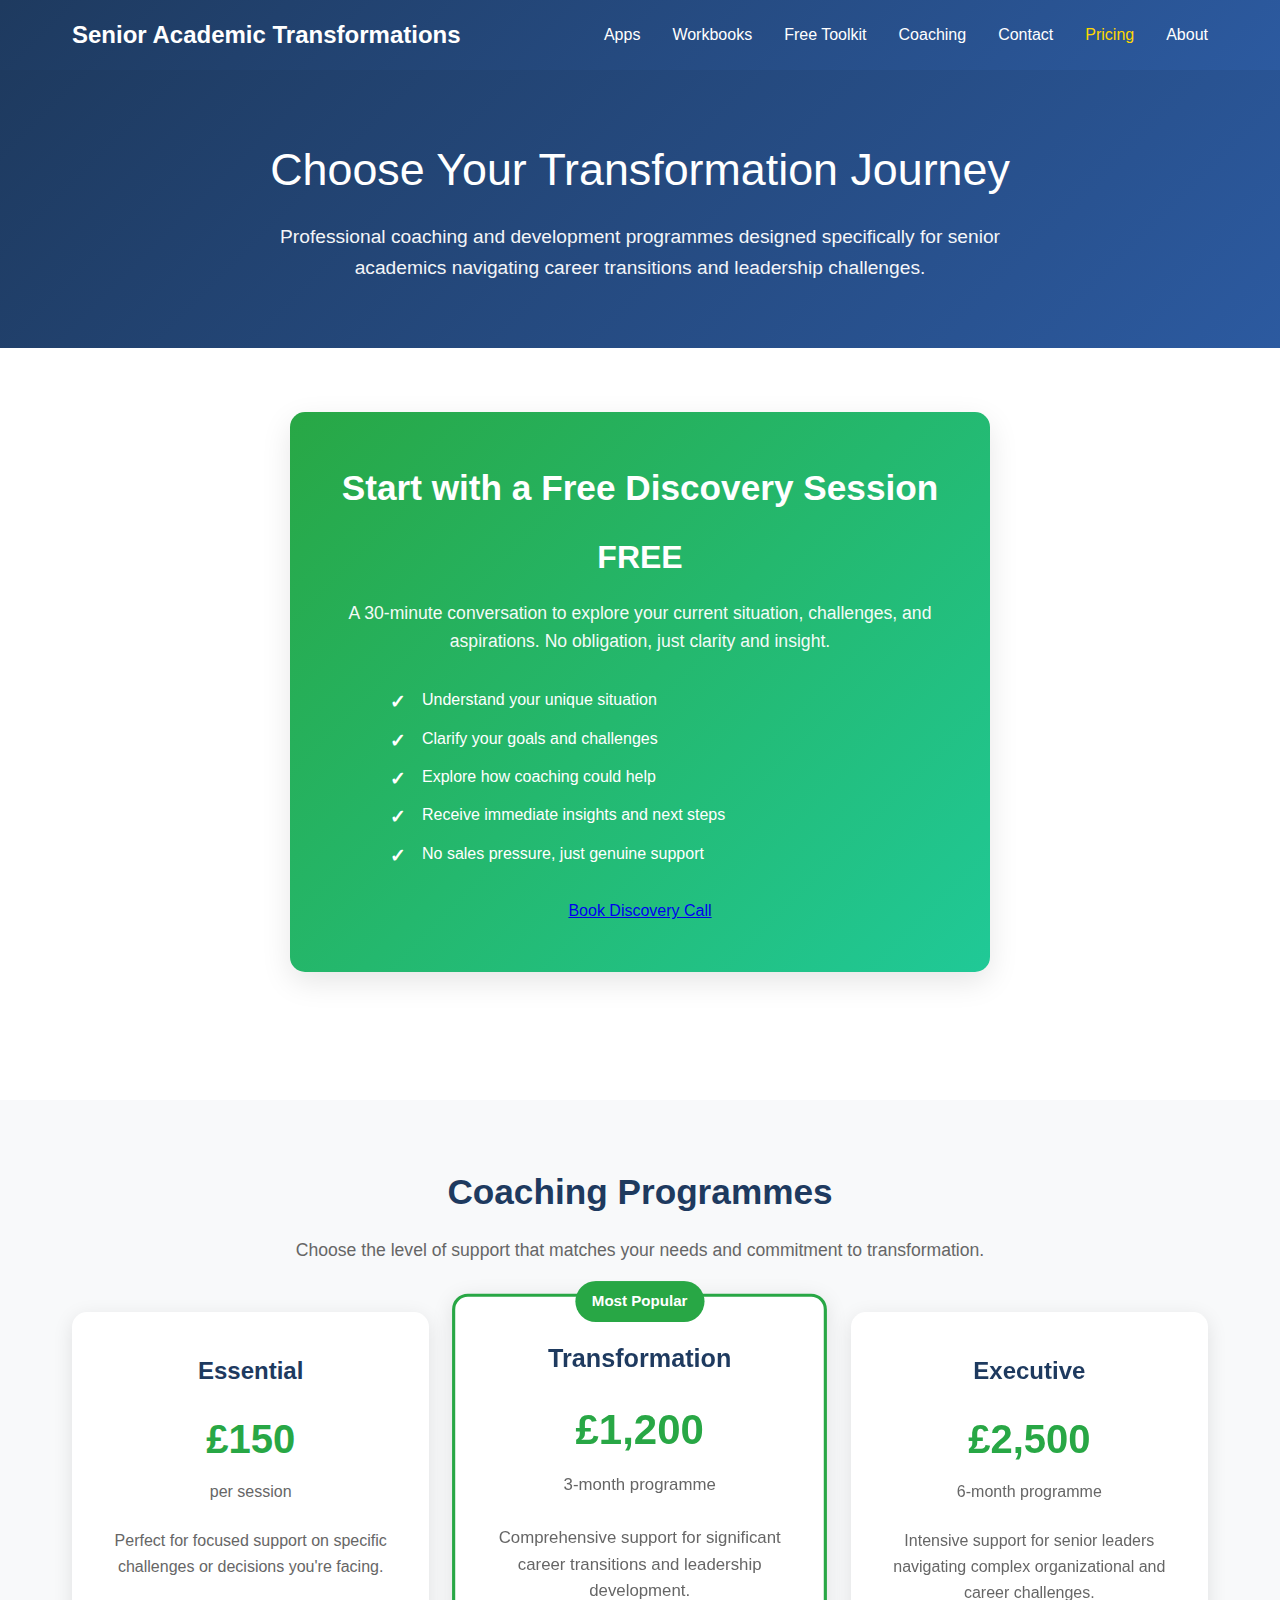
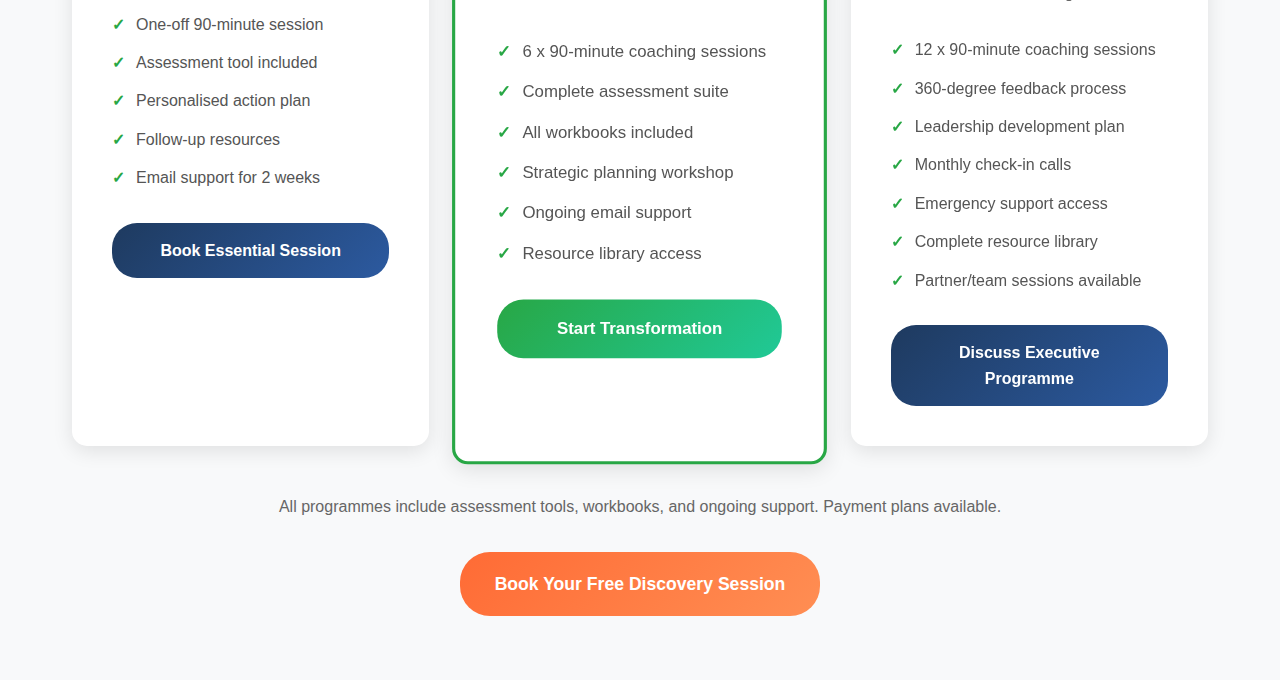
<file: pricing.html>
<!DOCTYPE html>
<html lang="en">
<head>
    <meta charset="UTF-8">
    <meta name="viewport" content="width=device-width, initial-scale=1.0">
    <title>Coaching Packages - Senior Academic Transformations</title>
    <style>
        * {
            margin: 0;
            padding: 0;
            box-sizing: border-box;
        }

        body {
            font-family: 'Segoe UI', Tahoma, Geneva, Verdana, sans-serif;
            line-height: 1.6;
            color: #333;
            background: #f8f9fa;
        }

        /* Navigation */
        nav {
            background: linear-gradient(135deg, #1e3a5f 0%, #2c5aa0 100%);
            padding: 1rem 0;
            position: sticky;
            top: 0;
            z-index: 100;
        }

        .nav-container {
            max-width: 1200px;
            margin: 0 auto;
            padding: 0 2rem;
            display: flex;
            justify-content: space-between;
            align-items: center;
        }

        .logo {
            color: white;
            font-size: 1.5rem;
            font-weight: bold;
            text-decoration: none;
        }

        .nav-links {
            display: flex;
            list-style: none;
            gap: 2rem;
        }

        .nav-links a {
            color: white;
            text-decoration: none;
            transition: color 0.3s;
            font-weight: 500;
        }

        .nav-links a:hover, .nav-links a.active {
            color: #ffd700;
        }

        /* Container */
        .container {
            max-width: 1200px;
            margin: 0 auto;
            padding: 0 2rem;
        }

        /* Hero Section */
        .page-hero {
            background: linear-gradient(135deg, #1e3a5f 0%, #2c5aa0 100%);
            color: white;
            padding: 4rem 0;
            text-align: center;
        }

        .page-hero h1 {
            font-size: 2.8rem;
            margin-bottom: 1rem;
            font-weight: normal;
        }

        .page-hero p {
            font-size: 1.2rem;
            max-width: 800px;
            margin: 0 auto;
            opacity: 0.95;
        }

        /* Discovery Session Section */
        .discovery-section {
            padding: 4rem 0;
            background: white;
        }

        .discovery-card {
            background: linear-gradient(135deg, #28a745, #20c997);
            color: white;
            border-radius: 15px;
            padding: 3rem;
            text-align: center;
            max-width: 700px;
            margin: 0 auto 4rem auto;
            box-shadow: 0 10px 30px rgba(0,0,0,0.1);
        }

        .discovery-card h2 {
            font-size: 2.2rem;
            margin-bottom: 1rem;
        }

        .discovery-card .price {
            font-size: 2rem;
            font-weight: bold;
            margin-bottom: 1rem;
        }

        .discovery-card p {
            font-size: 1.1rem;
            margin-bottom: 2rem;
            opacity: 0.95;
        }

        .discovery-features {
            list-style: none;
            margin-bottom: 2rem;
            text-align: left;
            max-width: 500px;
            margin-left: auto;
            margin-right: auto;
        }

        .discovery-features li {
            margin-bottom: 0.8rem;
            padding-left: 2rem;
            position: relative;
        }

        .discovery-features li:before {
            content: "✓";
            position: absolute;
            left: 0;
            font-weight: bold;
            font-size: 1.2rem;
        }

        /* Pricing Section */
        .pricing-section {
            padding: 4rem 0;
            background: #f8f9fa;
        }

        .section-title {
            text-align: center;
            font-size: 2.2rem;
            margin-bottom: 1rem;
            color: #1e3a5f;
        }

        .section-subtitle {
            text-align: center;
            font-size: 1.1rem;
            margin-bottom: 3rem;
            color: #666;
            max-width: 700px;
            margin-left: auto;
            margin-right: auto;
        }

        .pricing-grid {
            display: grid;
            grid-template-columns: repeat(3, 1fr);
            gap: 2rem;
            margin-bottom: 3rem;
        }

        .pricing-card {
            background: white;
            border-radius: 15px;
            padding: 2.5rem;
            text-align: center;
            box-shadow: 0 5px 20px rgba(0,0,0,0.1);
            transition: transform 0.3s, box-shadow 0.3s;
            position: relative;
        }

        .pricing-card:hover {
            transform: translateY(-5px);
            box-shadow: 0 10px 30px rgba(0,0,0,0.15);
        }

        .pricing-card.featured {
            border: 3px solid #28a745;
            transform: scale(1.05);
        }

        .featured-badge {
            background: #28a745;
            color: white;
            padding: 0.5rem 1rem;
            border-radius: 20px;
            position: absolute;
            top: -15px;
            left: 50%;
            transform: translateX(-50%);
            font-weight: bold;
            font-size: 0.9rem;
        }

        .pricing-card h3 {
            font-size: 1.5rem;
            margin-bottom: 1rem;
            color: #1e3a5f;
        }

        .pricing-card .price {
            font-size: 2.5rem;
            font-weight: bold;
            color: #28a745;
            margin-bottom: 0.5rem;
        }

        .pricing-card .period {
            color: #666;
            margin-bottom: 1.5rem;
        }

        .pricing-card p {
            color: #666;
            margin-bottom: 2rem;
            line-height: 1.6;
        }

        .pricing-features {
            list-style: none;
            margin-bottom: 2rem;
            text-align: left;
        }

        .pricing-features li {
            color: #555;
            margin-bottom: 0.8rem;
            padding-left: 1.5rem;
            position: relative;
        }

        .pricing-features li:before {
            content: "✓";
            position: absolute;
            left: 0;
            color: #28a745;
            font-weight: bold;
        }

        .btn-primary {
            background: linear-gradient(135deg, #28a745, #20c997);
            color: white;
            padding: 15px 30px;
            border: none;
            border-radius: 25px;
            text-decoration: none;
            font-weight: 600;
            display: inline-block;
            transition: all 0.3s;
            width: 100%;
        }

        .btn-primary:hover {
            transform: translateY(-2px);
            box-shadow: 0 5px 15px rgba(40, 167, 69, 0.3);
        }

        .btn-secondary {
            background: linear-gradient(135deg, #1e3a5f, #2c5aa0);
            color: white;
            padding: 15px 30px;
            border: none;
            border-radius: 25px;
            text-decoration: none;
            font-weight: 600;
            display: inline-block;
            transition: all 0.3s;
            width: 100%;
        }

        .btn-secondary:hover {
            transform: translateY(-2px);
            box-shadow: 0 5px 15px rgba(30, 58, 95, 0.3);
        }

        .btn-cta {
            background: linear-gradient(135deg, #ff6b35, #ff8e53);
            color: white;
            padding: 18px 35px;
            border: none;
            border-radius: 30px;
            text-decoration: none;
            font-weight: bold;
            font-size: 1.1rem;
            display: inline-block;
            transition: all 0.3s;
        }

        .btn-cta:hover {
            transform: translateY(-3px);
            box-shadow: 0 8px 20px rgba(255, 107, 53, 0.3);
        }

        /* Responsive Design */
        @media (max-width: 768px) {
            .pricing-grid {
                grid-template-columns: 1fr;
            }

            .pricing-card.featured {
                transform: none;
            }

            .nav-links {
                display: flex;
                flex-direction: column;
                gap: 1rem;
            }

            .nav-container {
                flex-direction: column;
                gap: 1rem;
            }

            .page-hero h1 {
                font-size: 2rem;
            }

            .container {
                padding: 0 1rem;
            }
        }
        /* Back to Top Button */
        .back-to-top {
            position: fixed;
            bottom: 20px;
            right: 20px;
            background: var(--colour-primary);
            color: white;
            padding: 12px 16px;
            border-radius: 50%;
            text-decoration: none;
            display: none;
            z-index: 1000;
            transition: all 0.3s ease;
            font-size: 18px;
            font-weight: bold;
            box-shadow: var(--shadow-medium);
        }

        .back-to-top:hover {
            background: var(--colour-accent);
            transform: translateY(-3px);
            box-shadow: 0 8px 20px rgba(0,0,0,0.15);
            color: white;
            text-decoration: none;
        }
    </style>
</head>
<body>
    <!-- Navigation -->
    <nav>
        <div class="nav-container">
            <a href="index.html" class="logo">Senior Academic Transformations</a>
            <ul class="nav-links">
                <li><a href="apps.html">Apps</a></li>
                <li><a href="workbooks.html">Workbooks</a></li>
                <li><a href="toolkit.html">Free Toolkit</a></li>
                <li><a href="coaching.html">Coaching</a></li>
                <li><a href="contact.html">Contact</a></li>
                <li><a href="pricing.html" class="active">Pricing</a></li>
                <li><a href="aboutpaul.html">About</a></li>
            </ul>
        </div>
    </nav>

    <!-- Hero Section -->
    <section class="page-hero">
        <div class="container">
            <h1>Choose Your Transformation Journey</h1>
            <p>Professional coaching and development programmes designed specifically for senior academics navigating career transitions and leadership challenges.</p>
        </div>
    </section>

    <!-- Discovery Session Section -->
    <section class="discovery-section" id="discovery">
        <div class="container">
            <div class="discovery-card">
                <h2>Start with a Free Discovery Session</h2>
                <div class="price">FREE</div>
                <p>A 30-minute conversation to explore your current situation, challenges, and aspirations. No obligation, just clarity and insight.</p>
                <ul class="discovery-features">
                    <li>Understand your unique situation</li>
                    <li>Clarify your goals and challenges</li>
                    <li>Explore how coaching could help</li>
                    <li>Receive immediate insights and next steps</li>
                    <li>No sales pressure, just genuine support</li>
                </ul>
                <a href="https://calendar.app.google/K26A3jh2ST52cZVE8" target="_blank" rel="noopener" class="btn">Book Discovery Call</a>
            </div>
        </div>
    </section>

    <!-- Pricing Section -->
    <section class="pricing-section">
        <div class="container">
            <h2 class="section-title">Coaching Programmes</h2>
            <p class="section-subtitle">Choose the level of support that matches your needs and commitment to transformation.</p>
            
            <div class="pricing-grid">
                <!-- Essential Package -->
                <div class="pricing-card">
                    <h3>Essential</h3>
                    <div class="price">£150</div>
                    <div class="period">per session</div>
                    <p>Perfect for focused support on specific challenges or decisions you're facing.</p>
                    <ul class="pricing-features">
                        <li>One-off 90-minute session</li>
                        <li>Assessment tool included</li>
                        <li>Personalised action plan</li>
                        <li>Follow-up resources</li>
                        <li>Email support for 2 weeks</li>
                    </ul>
                    <a href="contact.html" class="btn-secondary">Book Essential Session</a>
                </div>

                <!-- Transformation Package (Featured) -->
                <div class="pricing-card featured">
                    <div class="featured-badge">Most Popular</div>
                    <h3>Transformation</h3>
                    <div class="price">£1,200</div>
                    <div class="period">3-month programme</div>
                    <p>Comprehensive support for significant career transitions and leadership development.</p>
                    <ul class="pricing-features">
                        <li>6 x 90-minute coaching sessions</li>
                        <li>Complete assessment suite</li>
                        <li>All workbooks included</li>
                        <li>Strategic planning workshop</li>
                        <li>Ongoing email support</li>
                        <li>Resource library access</li>
                    </ul>
                    <a href="contact.html" class="btn-primary">Start Transformation</a>
                </div>

                <!-- Executive Package -->
                <div class="pricing-card">
                    <h3>Executive</h3>
                    <div class="price">£2,500</div>
                    <div class="period">6-month programme</div>
                    <p>Intensive support for senior leaders navigating complex organizational and career challenges.</p>
                    <ul class="pricing-features">
                        <li>12 x 90-minute coaching sessions</li>
                        <li>360-degree feedback process</li>
                        <li>Leadership development plan</li>
                        <li>Monthly check-in calls</li>
                        <li>Emergency support access</li>
                        <li>Complete resource library</li>
                        <li>Partner/team sessions available</li>
                    </ul>
                    <a href="contact.html" class="btn-secondary">Discuss Executive Programme</a>
                </div>
            </div>

            <div style="text-align: center; margin-top: 3rem;">
                <p style="color: #666; margin-bottom: 2rem;">All programmes include assessment tools, workbooks, and ongoing support. Payment plans available.</p>
                <a href="contact.html" class="btn-cta">Book Your Free Discovery Session</a>
            </div>
        </div>
    </section>
    <a href="#top" class="back-to-top">↑</a>
    <script>
window.addEventListener('scroll', function() {
    const backToTop = document.querySelector('.back-to-top');
    if (window.pageYOffset > 300) {
        backToTop.style.display = 'block';
    } else {
        backToTop.style.display = 'none';
    }
});
</script>
</body>
</html>
</file>
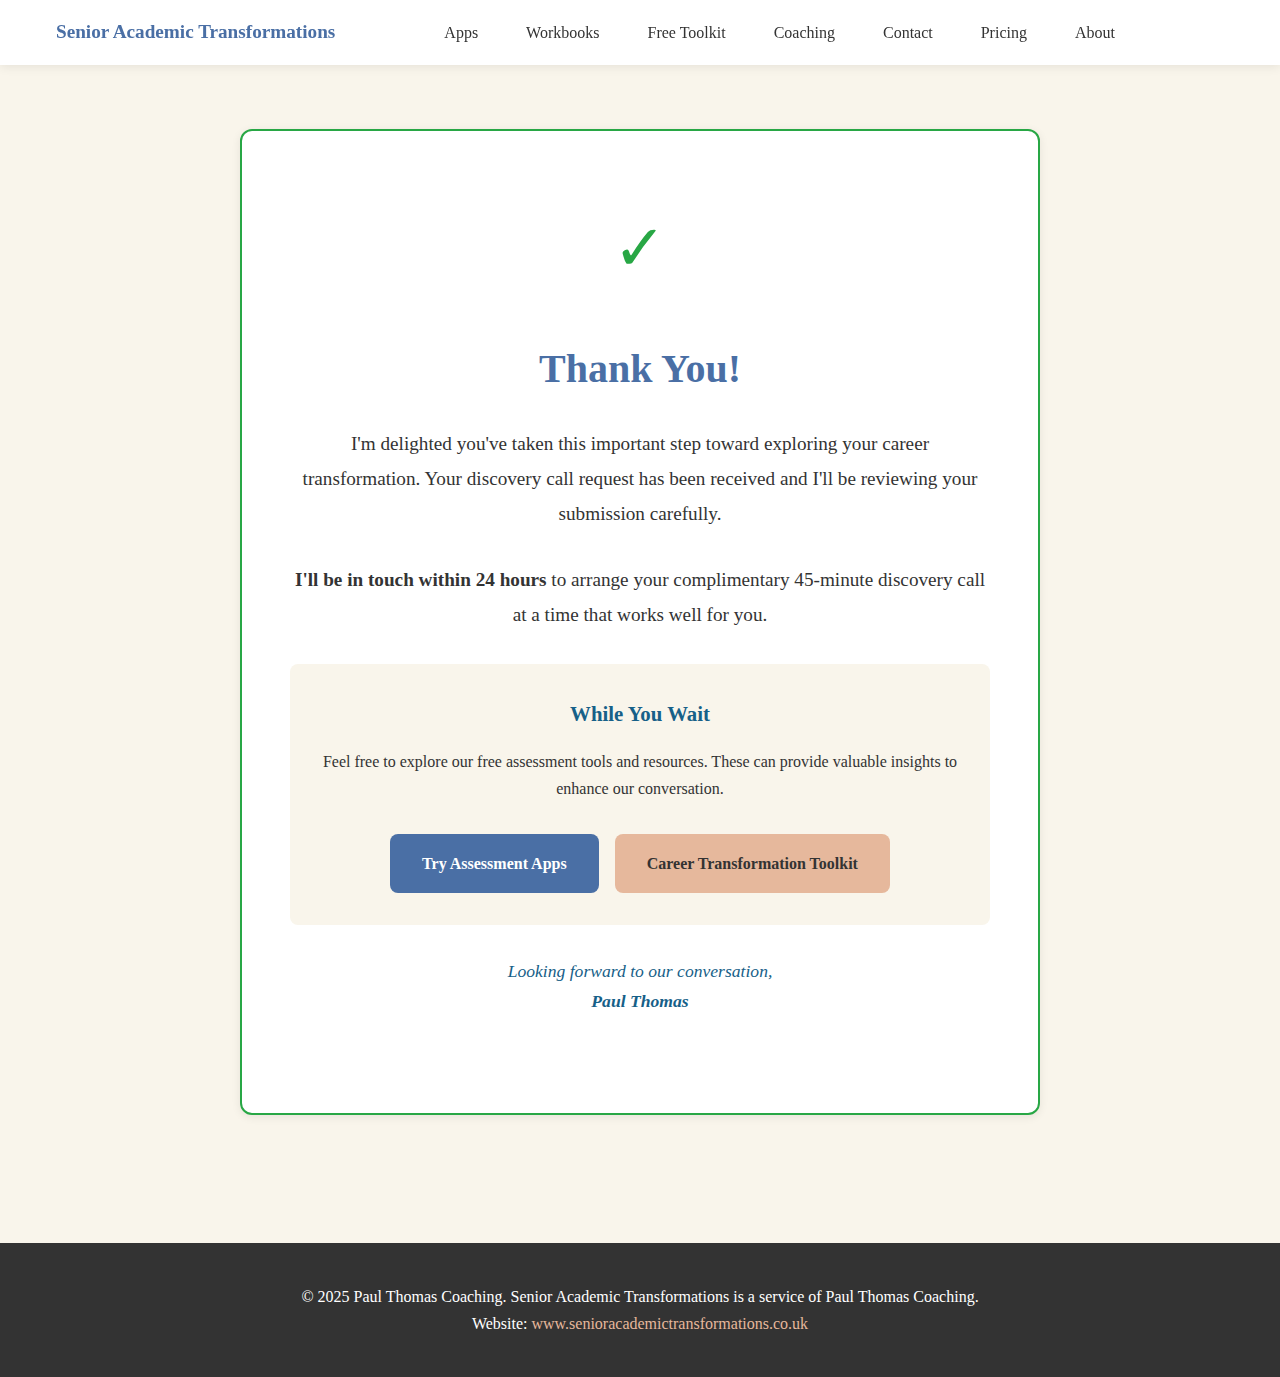
<file: thank-you.html>
<!DOCTYPE html>
<html lang="en-GB">
<head>
    <meta charset="UTF-8">
    <meta name="viewport" content="width=device-width, initial-scale=1.0">
    <title>Thank You | Senior Academic Transformations</title>
    <meta name="description" content="Thank you for requesting your discovery call. I'll be in touch within 24 hours.">
    
    <style>
        :root { 
            --colour-primary: #4A6FA5; 
            --colour-secondary: #E6B89C; 
            --colour-accent: #166088; 
            --colour-light: #F9F5EB; 
            --colour-dark: #333333; 
            --colour-white: #ffffff;
            --colour-success: #28a745;
            --shadow-light: 0 2px 10px rgba(0,0,0,0.08);
            --shadow-medium: 0 5px 15px rgba(0,0,0,0.12);
        }
        
        * { margin: 0; padding: 0; box-sizing: border-box; }
        
        body { 
            font-family: 'Georgia', 'Times New Roman', serif; 
            line-height: 1.7; 
            color: var(--colour-dark); 
            background-color: var(--colour-light); 
        }
        
        /* Navigation Styles */
        nav {
            background: var(--colour-white);
            box-shadow: var(--shadow-light);
            padding: 1rem 0;
            position: sticky;
            top: 0;
            z-index: 100;
        }

        .nav-container {
            display: flex;
            justify-content: space-between;
            align-items: center;
            width: 100%;
            max-width: 1200px;
            margin: 0 auto;
            padding: 0 1rem;
        }

        .logo {
            font-size: 1.2em;
            font-weight: 600;
            color: var(--colour-primary);
            text-decoration: none;
        }

        .nav-menu {
            display: flex;
            justify-content: center;
            flex: 1;
            list-style: none;
            gap: 1rem;
            margin: 0;
            padding: 0;
            flex-wrap: nowrap;
        }

        .nav-menu a {
            color: var(--colour-dark);
            text-decoration: none;
            font-weight: 500;
            padding: 0.5rem 1rem;
            transition: all 0.3s ease;
            border-radius: 8px;
            white-space: nowrap;
        }

        .nav-menu a:hover {
            color: var(--colour-primary);
            background-color: var(--colour-light);
        }

        .nav-menu li {
            order: initial;
            flex-shrink: 0;
        }

        .mobile-menu-toggle {
            display: none;
            background: none;
            border: none;
            font-size: 1.5rem;
            cursor: pointer;
            color: var(--colour-primary);
        }
        
        .container { 
            width: 90%; 
            max-width: 800px; 
            margin: 0 auto; 
            padding: 4rem 0; 
        }
        
        .thank-you-content {
            background: var(--colour-white);
            padding: 4rem 3rem;
            border-radius: 12px;
            box-shadow: var(--shadow-light);
            text-align: center;
            border: 2px solid var(--colour-success);
        }
        
        .success-icon {
            font-size: 4rem;
            color: var(--colour-success);
            margin-bottom: 2rem;
        }
        
        h1 {
            color: var(--colour-primary);
            font-size: 2.5rem;
            margin-bottom: 1.5rem;
        }
        
        .message {
            font-size: 1.2rem;
            line-height: 1.8;
            color: var(--colour-dark);
            margin-bottom: 2rem;
        }
        
        .signature {
            font-style: italic;
            color: var(--colour-accent);
            margin: 2rem 0;
            font-size: 1.1rem;
        }
        
        .next-steps {
            background: var(--colour-light);
            padding: 2rem;
            border-radius: 8px;
            margin: 2rem 0;
        }
        
        .next-steps h2 {
            color: var(--colour-accent);
            margin-bottom: 1rem;
            font-size: 1.3rem;
        }
        
        .action-buttons {
            display: flex;
            gap: 1rem;
            justify-content: center;
            flex-wrap: wrap;
            margin-top: 2rem;
        }
        
        .btn { 
            display: inline-block; 
            background-color: var(--colour-primary); 
            color: white; 
            padding: 1rem 2rem; 
            text-decoration: none; 
            border-radius: 8px; 
            font-weight: bold; 
            transition: all 0.3s ease; 
            border: none; 
            cursor: pointer; 
            font-size: 1rem; 
            text-align: center;
        }
        
        .btn:hover { 
            background-color: var(--colour-accent); 
            transform: translateY(-2px);
        }
        
        .btn-secondary {
            background-color: var(--colour-secondary);
            color: var(--colour-dark);
        }
        
        .btn-secondary:hover {
            background-color: #d4a574;
        }
        
        footer { 
            background-color: var(--colour-dark); 
            color: white; 
            text-align: center; 
            padding: 2.5rem 0; 
            margin-top: 4rem; 
        }
        
        footer a {
            color: var(--colour-secondary);
            text-decoration: none;
        }

        /* Mobile Navigation */
        @media (max-width: 768px) {
            .mobile-menu-toggle {
                display: block;
            }
            
            .nav-menu {
                display: none;
                position: absolute;
                top: 100%;
                left: 0;
                right: 0;
                background: var(--colour-white);
                flex-direction: column;
                padding: 1rem;
                box-shadow: var(--shadow-light);
                gap: 1.5rem;
                flex-wrap: wrap;
            }
            
            .nav-menu.active {
                display: flex;
            }
            
            .nav-menu li:nth-child(1) { order: 1; }
            .nav-menu li:nth-child(2) { order: 2; }
            .nav-menu li:nth-child(3) { order: 3; }
            .nav-menu li:nth-child(4) { order: 4; }
            .nav-menu li:nth-child(5) { order: 5; }
            .nav-menu li:nth-child(6) { order: 6; }
            .nav-menu li:nth-child(7) { order: 7; }
            
            h1 {
                font-size: 2rem;
            }
            
            .container {
                width: 95%;
                padding: 2rem 0;
            }
            
            .thank-you-content {
                padding: 3rem 2rem;
            }
            
            .action-buttons {
                flex-direction: column;
                align-items: center;
            }
        }
    </style>
</head>
<body>
    <!-- Navigation -->
    <nav role="navigation">
        <div class="nav-container">
            <a href="index.html" class="logo">Senior Academic Transformations</a>
            <button class="mobile-menu-toggle" aria-label="Toggle mobile menu">☰</button>
            <ul class="nav-menu">
                <li><a href="apps.html">Apps</a></li>
                <li><a href="workbooks.html">Workbooks</a></li>
                <li><a href="toolkit.html">Free Toolkit</a></li>
                <li><a href="coaching.html">Coaching</a></li>
                <li><a href="contact.html">Contact</a></li>
                <li><a href="pricing.html">Pricing</a></li>
                <li><a href="aboutpaul.html">About</a></li>
            </ul>
        </div>
    </nav>

    <main class="container">
        <div class="thank-you-content">
            <div class="success-icon">✓</div>
            
            <h1>Thank You!</h1>
            
            <p class="message">
                I'm delighted you've taken this important step toward exploring your career transformation. Your discovery call request has been received and I'll be reviewing your submission carefully.
            </p>
            
            <p class="message">
                <strong>I'll be in touch within 24 hours</strong> to arrange your complimentary 45-minute discovery call at a time that works well for you.
            </p>
            
            <div class="next-steps">
                <h2>While You Wait</h2>
                <p>Feel free to explore our free assessment tools and resources. These can provide valuable insights to enhance our conversation.</p>
                
                <div class="action-buttons">
                    <a href="apps.html" class="btn">Try Assessment Apps</a>
                    <a href="toolkit.html" class="btn btn-secondary">Career Transformation Toolkit</a>
                </div>
            </div>
            
            <p class="signature">
                Looking forward to our conversation,<br>
                <strong>Paul Thomas</strong>
            </p>
        </div>
    </main>

    <footer role="contentinfo">
        <p>&copy; 2025 Paul Thomas Coaching. Senior Academic Transformations is a service of Paul Thomas Coaching.<br>
        Website: <a href="https://www.senioracademictransformations.co.uk">www.senioracademictransformations.co.uk</a></p>
    </footer>

    <script>
        // Mobile menu toggle
        const mobileMenuToggle = document.querySelector('.mobile-menu-toggle');
        const navMenu = document.querySelector('.nav-menu');
        
        if (mobileMenuToggle && navMenu) {
            mobileMenuToggle.addEventListener('click', function() {
                navMenu.classList.toggle('active');
                
                const isOpen = navMenu.classList.contains('active');
                mobileMenuToggle.setAttribute('aria-label', isOpen ? 'Close mobile menu' : 'Open mobile menu');
            });
            
            const navLinks = navMenu.querySelectorAll('a');
            navLinks.forEach(link => {
                link.addEventListener('click', function() {
                    navMenu.classList.remove('active');
                    mobileMenuToggle.setAttribute('aria-label', 'Open mobile menu');
                });
            });
        }

        console.log('Thank you page loaded successfully');
    </script>
</body>
</html>
</file>
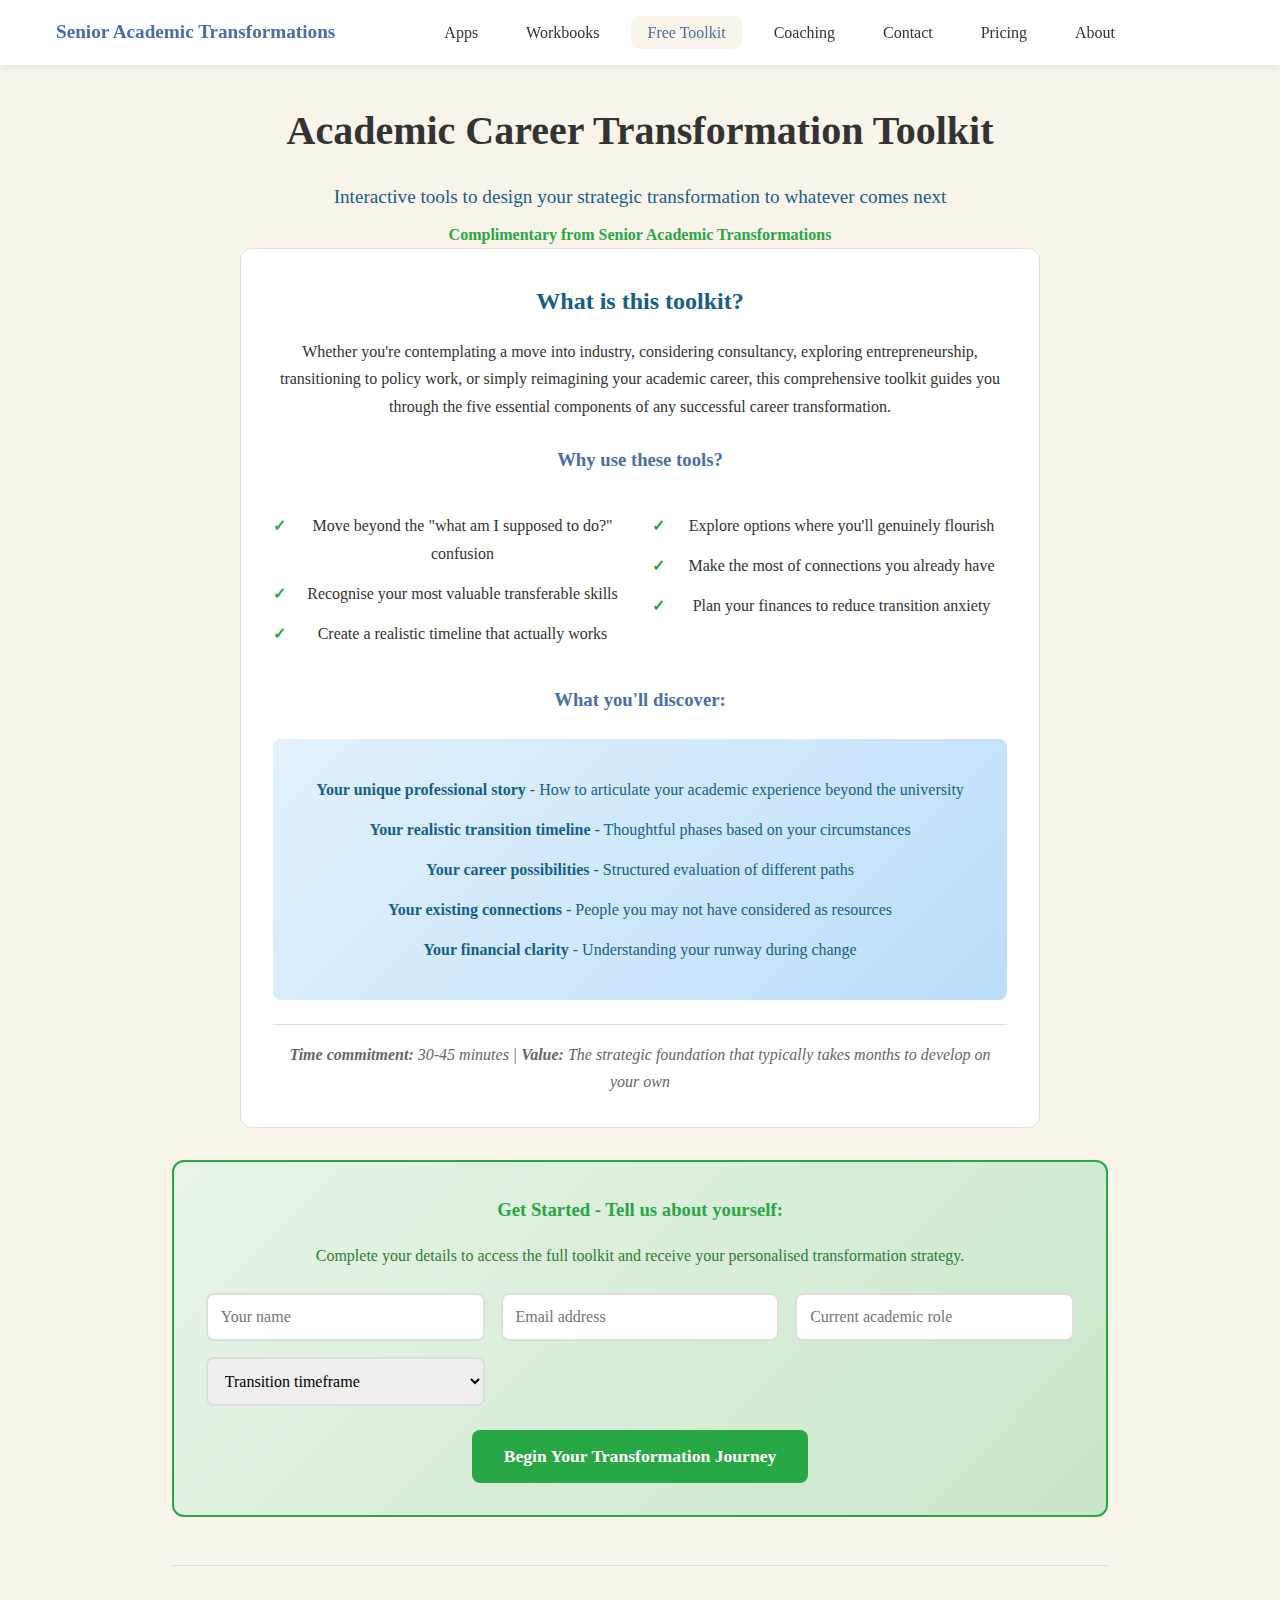
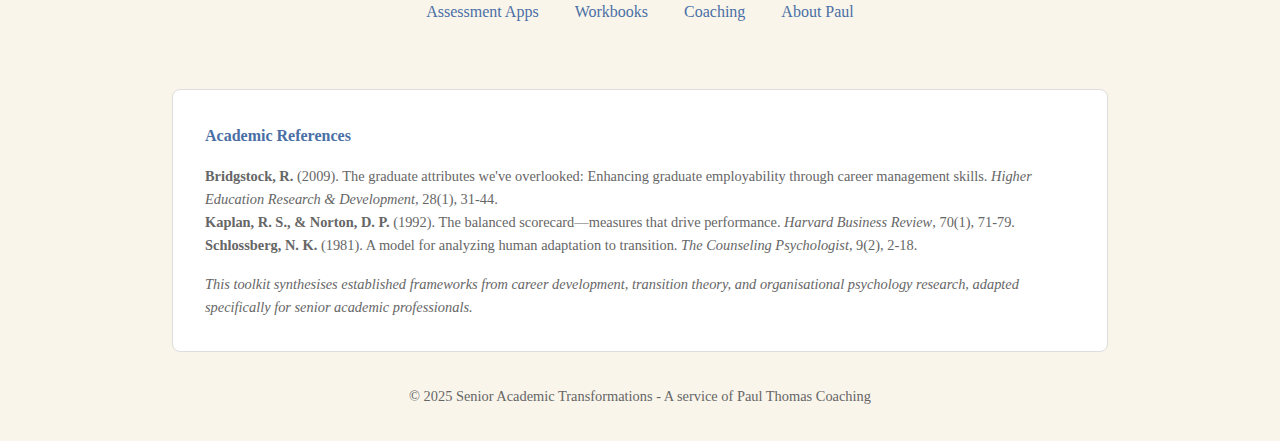
<file: toolkit.html>
<!DOCTYPE html>
<html lang="en-GB">
<head>
    <meta charset="UTF-8">
    <meta name="viewport" content="width=device-width, initial-scale=1.0">
    <title>Academic Career Transformation Toolkit | Senior Academic Transformations</title>
    <meta name="description" content="Interactive tools to design your strategic transformation. Five comprehensive assessments to help senior academics explore their career options with confidence.">
    
    <style>
        :root { 
            --colour-primary: #4A6FA5; 
            --colour-secondary: #E6B89C; 
            --colour-accent: #166088; 
            --colour-light: #F9F5EB; 
            --colour-dark: #333333; 
            --colour-white: #ffffff;
            --colour-success: #28a745;
            --shadow-light: 0 2px 10px rgba(0,0,0,0.08);
            --shadow-medium: 0 5px 15px rgba(0,0,0,0.12);
        }
        
        * { margin: 0; padding: 0; box-sizing: border-box; }
        
        body { 
            font-family: 'Georgia', 'Times New Roman', serif; 
            line-height: 1.7; 
            color: var(--colour-dark); 
            background-color: var(--colour-light); 
        }
        
        /* Navigation Styles */
        nav {
            background: var(--colour-white);
            box-shadow: var(--shadow-light);
            padding: 1rem 0;
            position: sticky;
            top: 0;
            z-index: 100;
        }

        .nav-container {
            display: flex;
            justify-content: space-between;
            align-items: center;
            width: 100%;
            max-width: 1200px;
            margin: 0 auto;
            padding: 0 1rem;
        }

        .logo {
            font-size: 1.2em;
            font-weight: 600;
            color: var(--colour-primary);
            text-decoration: none;
        }

        .nav-menu {
            display: flex;
            justify-content: center;
            flex: 1;
            list-style: none;
            gap: 1rem;
            margin: 0;
            padding: 0;
            flex-wrap: nowrap;
        }

        .nav-menu a {
            color: var(--colour-dark);
            text-decoration: none;
            font-weight: 500;
            padding: 0.5rem 1rem;
            transition: all 0.3s ease;
            border-radius: 8px;
            white-space: nowrap;
        }

        .nav-menu a:hover,
        .nav-menu a.active,
        .nav-menu a.current {
            color: var(--colour-primary);
            background-color: var(--colour-light);
        }

        .nav-menu li {
            order: initial;
            flex-shrink: 0;
        }

        .mobile-menu-toggle {
            display: none;
            background: none;
            border: none;
            font-size: 1.5rem;
            cursor: pointer;
            color: var(--colour-primary);
        }
        
        .toolkit-badge {
            background: var(--colour-success);
            color: white;
            padding: 0.3rem 0.8rem;
            border-radius: 15px;
            font-size: 0.9rem;
            font-weight: bold;
        }
        
        .container {
            max-width: 1000px;
            margin: 0 auto;
            padding: 2rem;
        }
        
        .toolkit-header {
            text-align: center;
            margin-bottom: 3rem;
        }
        
        .toolkit-header h1 {
            font-size: 2.5rem;
            color: var(--colour-dark);
            margin-bottom: 1rem;
        }
        
        .introduction {
            background: var(--colour-white);
            border: 1px solid #e0e0e0;
            border-radius: 12px;
            padding: 2rem;
            margin-bottom: 2rem;
            max-width: 800px;
            margin-left: auto;
            margin-right: auto;
        }
        
        .introduction h2 {
            color: var(--colour-accent);
            margin-bottom: 1rem;
        }
        
        .benefits-grid {
            display: grid;
            grid-template-columns: repeat(auto-fit, minmax(300px, 1fr));
            gap: 1.5rem;
            margin: 1.5rem 0;
        }
        
        .benefit-list {
            list-style: none;
        }
        
        .benefit-list li {
            margin: 0.8rem 0;
            padding-left: 1.5rem;
            position: relative;
        }
        
        .benefit-list li:before {
            content: "✓";
            position: absolute;
            left: 0;
            color: var(--colour-success);
            font-weight: bold;
        }
        
        .outcomes-box {
            background: linear-gradient(135deg, #e3f2fd 0%, #bbdefb 100%);
            padding: 1.5rem;
            border-radius: 8px;
            margin: 1.5rem 0;
        }
        
        .user-info-form {
            background: linear-gradient(135deg, #e8f5e8 0%, #c8e6c9 100%);
            border: 2px solid var(--colour-success);
            border-radius: 12px;
            padding: 2rem;
            margin: 2rem 0;
            text-align: center;
        }
        
        .form-grid {
            display: grid;
            grid-template-columns: repeat(auto-fit, minmax(250px, 1fr));
            gap: 1rem;
            margin-bottom: 1.5rem;
        }
        
        .form-input {
            padding: 0.8rem;
            border: 2px solid #ddd;
            border-radius: 8px;
            font-family: Georgia, serif;
            font-size: 1rem;
        }
        
        .toolkit-content {
            background: var(--colour-white);
            border-radius: 12px;
            padding: 2rem;
            box-shadow: var(--shadow-light);
            margin: 2rem 0;
        }
        
        .tool-section {
            margin: 2rem 0;
            padding: 2rem;
            border: 1px solid #ddd;
            border-radius: 12px;
        }
        
        .tool-section h3 {
            color: var(--colour-primary);
            margin-bottom: 1rem;
            display: flex;
            align-items: center;
            gap: 0.5rem;
        }
        
        .form-group {
            margin-bottom: 1.5rem;
        }
        
        .form-input-full {
            width: 100%;
            padding: 0.8rem;
            border: 2px solid #ddd;
            border-radius: 8px;
            font-family: Georgia, serif;
            resize: vertical;
        }
        
        .btn {
            padding: 0.8rem 1.5rem;
            border: none;
            border-radius: 8px;
            font-family: Georgia, serif;
            font-weight: bold;
            cursor: pointer;
            transition: all 0.3s ease;
            text-decoration: none;
            display: inline-block;
        }
        
        .btn-success {
            background: var(--colour-success);
            color: white;
            font-size: 1.1rem;
            padding: 1rem 2rem;
        }
        
        .btn-success:hover {
            background: #218838;
            transform: translateY(-2px);
        }
        
        .cta-section {
            background: linear-gradient(135deg, var(--colour-primary) 0%, #9c27b0 100%);
            color: white;
            padding: 3rem 2rem;
            border-radius: 12px;
            text-align: center;
            margin: 3rem 0;
        }
        
        .cta-buttons {
            display: flex;
            gap: 1rem;
            justify-content: center;
            flex-wrap: wrap;
            margin-top: 2rem;
        }
        
        .btn-white {
            background: white;
            color: var(--colour-primary);
        }
        
        .btn-outline {
            background: transparent;
            color: white;
            border: 2px solid white;
        }
        
        .footer-links {
            text-align: center;
            margin: 2rem 0;
            padding: 2rem 0;
            border-top: 1px solid #ddd;
        }
        
        .footer-links a {
            color: var(--colour-primary);
            text-decoration: none;
            margin: 0 1rem;
        }
        
        .hidden { display: none; }
        
        /* Mobile Navigation */
        @media (max-width: 768px) {
            .mobile-menu-toggle {
                display: block;
            }
            
            .nav-menu {
                display: none;
                position: absolute;
                top: 100%;
                left: 0;
                right: 0;
                background: var(--colour-white);
                flex-direction: column;
                padding: 1rem;
                box-shadow: var(--shadow-light);
                gap: 1.5rem;
                flex-wrap: wrap;
            }
            
            .nav-menu.active {
                display: flex;
            }
            
            .nav-menu li:nth-child(1) { order: 1; }
            .nav-menu li:nth-child(2) { order: 2; }
            .nav-menu li:nth-child(3) { order: 3; }
            .nav-menu li:nth-child(4) { order: 4; }
            .nav-menu li:nth-child(5) { order: 5; }
            .nav-menu li:nth-child(6) { order: 6; }
            .nav-menu li:nth-child(7) { order: 7; }
            
            .container { padding: 1rem; }
            .toolkit-header h1 { font-size: 2rem; }
            .form-grid { grid-template-columns: 1fr; }
            .cta-buttons { flex-direction: column; align-items: center; }
        }
   /* Return to Top Button */
.return-to-top {
    position: fixed;
    bottom: 2rem;
    right: 2rem;
    background-color: var(--colour-primary);
    color: white;
    width: 50px;
    height: 50px;
    border-radius: 50%;
    border: none;
    cursor: pointer;
    font-size: 1.2rem;
    box-shadow: var(--shadow-medium);
    transition: all 0.3s ease;
    opacity: 0;
    visibility: hidden;
    z-index: 999;
}

.return-to-top.visible {
    opacity: 1;
    visibility: visible;
}

.return-to-top:hover {
    background-color: var(--colour-accent);
    transform: translateY(-2px);
}
    </style>
</head>
<!-- Return to Top Button -->
<button class="return-to-top" onclick="scrollToTop()" aria-label="Return to top">↑</button>

<script>
// Return to Top Button
const returnToTopButton = document.querySelector('.return-to-top');

window.addEventListener('scroll', function() {
    if (window.pageYOffset > 300) {
        returnToTopButton.classList.add('visible');
    } else {
        returnToTopButton.classList.remove('visible');
    }
});

function scrollToTop() {
    window.scrollTo({
        top: 0,
        behavior: 'smooth'
    });
}
</script>
    <body>
    <!-- Navigation -->
    <nav role="navigation">
        <div class="nav-container">
            <a href="index.html" class="logo">Senior Academic Transformations</a>
            <button class="mobile-menu-toggle" aria-label="Toggle mobile menu">☰</button>
            <ul class="nav-menu">
                <li><a href="apps.html">Apps</a></li>
                <li><a href="workbooks.html">Workbooks</a></li>
                <li><a href="toolkit.html" class="current">Free Toolkit</a></li>
                <li><a href="coaching.html">Coaching</a></li>
                <li><a href="contact.html">Contact</a></li>
                <li><a href="pricing.html">Pricing</a></li>
                <li><a href="aboutpaul.html">About</a></li>
            </ul>
        </div>
    </nav>

    <div class="container">
        <div class="toolkit-header">
            <h1>Academic Career Transformation Toolkit</h1>
            <p style="font-size: 1.2rem; color: var(--colour-accent); margin-bottom: 0.5rem;">Interactive tools to design your strategic transformation to whatever comes next</p>
            <p style="color: var(--colour-success); font-weight: bold;">Complimentary from Senior Academic Transformations</p>

            <div class="introduction">
                <h2>What is this toolkit?</h2>
                <p>Whether you're contemplating a move into industry, considering consultancy, exploring entrepreneurship, transitioning to policy work, or simply reimagining your academic career, this comprehensive toolkit guides you through the five essential components of any successful career transformation.</p>

                <h3 style="color: var(--colour-primary); margin: 1.5rem 0 1rem 0;">Why use these tools?</h3>
                <div class="benefits-grid">
                    <ul class="benefit-list">
                        <li>Move beyond the "what am I supposed to do?" confusion</li>
                        <li>Recognise your most valuable transferable skills</li>
                        <li>Create a realistic timeline that actually works</li>
                    </ul>
                    <ul class="benefit-list">
                        <li>Explore options where you'll genuinely flourish</li>
                        <li>Make the most of connections you already have</li>
                        <li>Plan your finances to reduce transition anxiety</li>
                    </ul>
                </div>

                <h3 style="color: var(--colour-primary); margin: 1.5rem 0 1rem 0;">What you'll discover:</h3>
                <div class="outcomes-box">
                    <ul style="list-style: none;">
                        <li style="margin: 0.8rem 0; color: var(--colour-accent);"><strong>Your unique professional story</strong> - How to articulate your academic experience beyond the university</li>
                        <li style="margin: 0.8rem 0; color: var(--colour-accent);"><strong>Your realistic transition timeline</strong> - Thoughtful phases based on your circumstances</li>
                        <li style="margin: 0.8rem 0; color: var(--colour-accent);"><strong>Your career possibilities</strong> - Structured evaluation of different paths</li>
                        <li style="margin: 0.8rem 0; color: var(--colour-accent);"><strong>Your existing connections</strong> - People you may not have considered as resources</li>
                        <li style="margin: 0.8rem 0; color: var(--colour-accent);"><strong>Your financial clarity</strong> - Understanding your runway during change</li>
                    </ul>
                </div>
                
                <p style="font-style: italic; color: #666; text-align: center; margin-top: 1.5rem; padding-top: 1rem; border-top: 1px solid #ddd;">
                    <strong>Time commitment:</strong> 30-45 minutes | <strong>Value:</strong> The strategic foundation that typically takes months to develop on your own
                </p>
            </div>

            <div class="user-info-form" id="userInfoForm">
                <h3 style="color: var(--colour-success); margin-bottom: 1rem;">Get Started - Tell us about yourself:</h3>
                <p style="margin-bottom: 1.5rem; color: #2e7d32;">Complete your details to access the full toolkit and receive your personalised transformation strategy.</p>
                <div class="form-grid">
                    <input type="text" class="form-input" id="userName" placeholder="Your name" required>
                    <input type="email" class="form-input" id="userEmail" placeholder="Email address" required>
                    <input type="text" class="form-input" id="userRole" placeholder="Current academic role">
                    <select class="form-input" id="userTimeframe">
                        <option value="">Transition timeframe</option>
                        <option value="immediate">Immediate (0-3 months)</option>
                        <option value="short">Short-term (3-6 months)</option>
                        <option value="medium">Medium-term (6-12 months)</option>
                        <option value="long">Long-term (12+ months)</option>
                    </select>
                </div>
                <button class="btn btn-success" onclick="startToolkit()">Begin Your Transformation Journey</button>
            </div>
        </div>

        <div class="toolkit-content" id="toolkitContent" style="display: none;">
            <h2 style="color: var(--colour-accent); margin-bottom: 2rem; text-align: center;">Your Five-Step Transformation Process</h2>
            
            <div class="tool-section">
                <h3>🎯 Step 1: Skills Translation Matrix</h3>
                <p>Identify and articulate your transferable skills for various career paths.</p>
                <div class="form-group">
                    <label>Your top academic achievement:</label>
                    <textarea class="form-input-full" rows="3" placeholder="Describe your most significant achievement and its impact..."></textarea>
                </div>
                <div style="display: grid; grid-template-columns: 1fr 1fr; gap: 1rem;">
                    <input type="text" class="form-input-full" placeholder="Key skills demonstrated">
                    <input type="text" class="form-input-full" placeholder="Career equivalent value">
                </div>
            </div>

            <div class="tool-section">
                <h3>📅 Step 2: Strategic Timeline</h3>
                <p>Create your realistic transition roadmap.</p>
                <div style="display: grid; grid-template-columns: 1fr 1fr; gap: 1rem; margin-bottom: 1rem;">
                    <div>
                        <label>Target transition date:</label>
                        <input type="date" class="form-input-full">
                    </div>
                    <div>
                        <label>Financial runway:</label>
                        <select class="form-input-full">
                            <option>3 months</option>
                            <option>6 months</option>
                            <option>9 months</option>
                            <option>12+ months</option>
                        </select>
                    </div>
                </div>
                <div class="form-group">
                    <label>Phase 1 goals (Months 1-2):</label>
                    <textarea class="form-input-full" rows="2" placeholder="What will you focus on in the first phase?"></textarea>
                </div>
            </div>

            <div class="tool-section">
                <h3>📊 Step 3: Career Options Research</h3>
                <p>Systematically evaluate potential career paths.</p>
                <div class="form-group">
                    <label>Career option 1:</label>
                    <input type="text" class="form-input-full" placeholder="e.g., Corporate consulting, Policy work, Entrepreneurship">
                </div>
                <div class="form-group">
                    <label>Why this appeals to you:</label>
                    <textarea class="form-input-full" rows="2" placeholder="What draws you to this option?"></textarea>
                </div>
            </div>

            <div class="tool-section">
                <h3>👥 Step 4: Network Mapping</h3>
                <p>Identify people who could provide insights or opportunities.</p>
                <div style="display: grid; grid-template-columns: 1fr 1fr 1fr; gap: 1rem;">
                    <input type="text" class="form-input-full" placeholder="Contact name">
                    <input type="text" class="form-input-full" placeholder="Sector/field">
                    <input type="text" class="form-input-full" placeholder="Organisation">
                </div>
                <div class="form-group" style="margin-top: 1rem;">
                    <label>Networking approach:</label>
                    <textarea class="form-input-full" rows="2" placeholder="How will you reach out to explore opportunities?"></textarea>
                </div>
            </div>

            <div class="tool-section">
                <h3>💰 Step 5: Financial Planning</h3>
                <p>Plan your financial runway during transition.</p>
                <div style="display: grid; grid-template-columns: 1fr 1fr; gap: 1rem;">
                    <div>
                        <label>Monthly expenses:</label>
                        <input type="number" class="form-input-full" placeholder="£0">
                    </div>
                    <div>
                        <label>Available savings:</label>
                        <input type="number" class="form-input-full" placeholder="£0">
                    </div>
                </div>
                <div style="margin-top: 1rem; padding: 1rem; background: #e8f5e8; border-radius: 8px;">
                    <strong>Your financial runway:</strong> <span id="runwayResult">Complete the fields above</span>
                </div>
            </div>

            <div style="text-align: center; margin: 3rem 0;">
                <button class="btn btn-success" onclick="completeToolkit()">Get My Complete Strategy</button>
            </div>
        </div>

        <div class="cta-section" id="ctaSection" style="display: none;">
            <h3>Ready to Take the Next Step?</h3>
            <p>The Senior Academic Transformations programmes provide comprehensive support, accountability, and proven strategies to help you navigate your career transition with confidence and clarity.</p>
            <div class="cta-buttons">
                <a href="coaching.html" class="btn btn-white">View Coaching Programmes</a>
                <a href="contact.html" class="btn btn-outline">Schedule Free Consultation</a>
            </div>
        </div>

        <div class="footer-links">
            <a href="apps.html">Assessment Apps</a>
            <a href="workbooks.html">Workbooks</a>
            <a href="coaching.html">Coaching</a>
            <a href="aboutpaul.html">About Paul</a>
        </div>
        
        <!-- Academic References -->
        <div style="background: var(--colour-white); padding: 2rem; border-radius: 8px; margin: 2rem 0; border: 1px solid #ddd;">
            <h4 style="color: var(--colour-primary); margin-bottom: 1rem;">Academic References</h4>
            <div style="font-size: 0.9rem; line-height: 1.6; color: #666;">
                <p><strong>Bridgstock, R.</strong> (2009). The graduate attributes we've overlooked: Enhancing graduate employability through career management skills. <em>Higher Education Research & Development</em>, 28(1), 31-44.</p>
                
                <p><strong>Kaplan, R. S., & Norton, D. P.</strong> (1992). The balanced scorecard—measures that drive performance. <em>Harvard Business Review</em>, 70(1), 71-79.</p>
                
                <p><strong>Schlossberg, N. K.</strong> (1981). A model for analyzing human adaptation to transition. <em>The Counseling Psychologist</em>, 9(2), 2-18.</p>
                
                <p style="margin-top: 1rem; font-style: italic;">This toolkit synthesises established frameworks from career development, transition theory, and organisational psychology research, adapted specifically for senior academic professionals.</p>
            </div>
        </div>
        <p style="text-align: center; color: #666; font-size: 0.9rem;">
            © 2025 Senior Academic Transformations - A service of Paul Thomas Coaching
        </p>
    </div>

    <script>
        let userData = {};

        // Mobile menu toggle
        const mobileMenuToggle = document.querySelector('.mobile-menu-toggle');
        const navMenu = document.querySelector('.nav-menu');
        
        if (mobileMenuToggle && navMenu) {
            mobileMenuToggle.addEventListener('click', function() {
                navMenu.classList.toggle('active');
                
                // Update aria-label for accessibility
                const isOpen = navMenu.classList.contains('active');
                mobileMenuToggle.setAttribute('aria-label', isOpen ? 'Close mobile menu' : 'Open mobile menu');
            });
            
            // Close mobile menu when clicking on a link
            const navLinks = navMenu.querySelectorAll('a');
            navLinks.forEach(link => {
                link.addEventListener('click', function() {
                    navMenu.classList.remove('active');
                    mobileMenuToggle.setAttribute('aria-label', 'Open mobile menu');
                });
            });
        }

        function startToolkit() {
            const name = document.getElementById('userName').value;
            const email = document.getElementById('userEmail').value;
            
            if (!name || !email) {
                alert('Please enter your name and email address to continue.');
                return;
            }

            userData = {
                name: name,
                email: email,
                role: document.getElementById('userRole').value,
                timeframe: document.getElementById('userTimeframe').value
            };

            document.getElementById('userInfoForm').style.display = 'none';
            document.getElementById('toolkitContent').style.display = 'block';
        }

        function completeToolkit() {
            if (userData.email) {
                document.getElementById('toolkitContent').style.display = 'none';
                document.getElementById('ctaSection').style.display = 'block';
                
                alert(`Thank you ${userData.name}! Your comprehensive transformation strategy will be sent to ${userData.email}. You'll also receive our complete "Moving On" guide series and exclusive insights for senior academics exploring their next chapter.`);
            }
        }

        // Calculate financial runway
        document.addEventListener('input', function(e) {
            if (e.target.type === 'number') {
                calculateRunway();
            }
        });

        function calculateRunway() {
            const expenses = document.querySelector('input[placeholder="£0"]:first-of-type')?.value || 0;
            const savings = document.querySelector('input[placeholder="£0"]:last-of-type')?.value || 0;
            const runway = expenses > 0 ? Math.floor(savings / expenses) : 0;
            
            document.getElementById('runwayResult').textContent = runway > 0 ? `${runway} months` : 'Complete the fields above';
        }

        console.log('Academic Career Transformation Toolkit loaded successfully');
    </script>
</body>
</html>
</file>
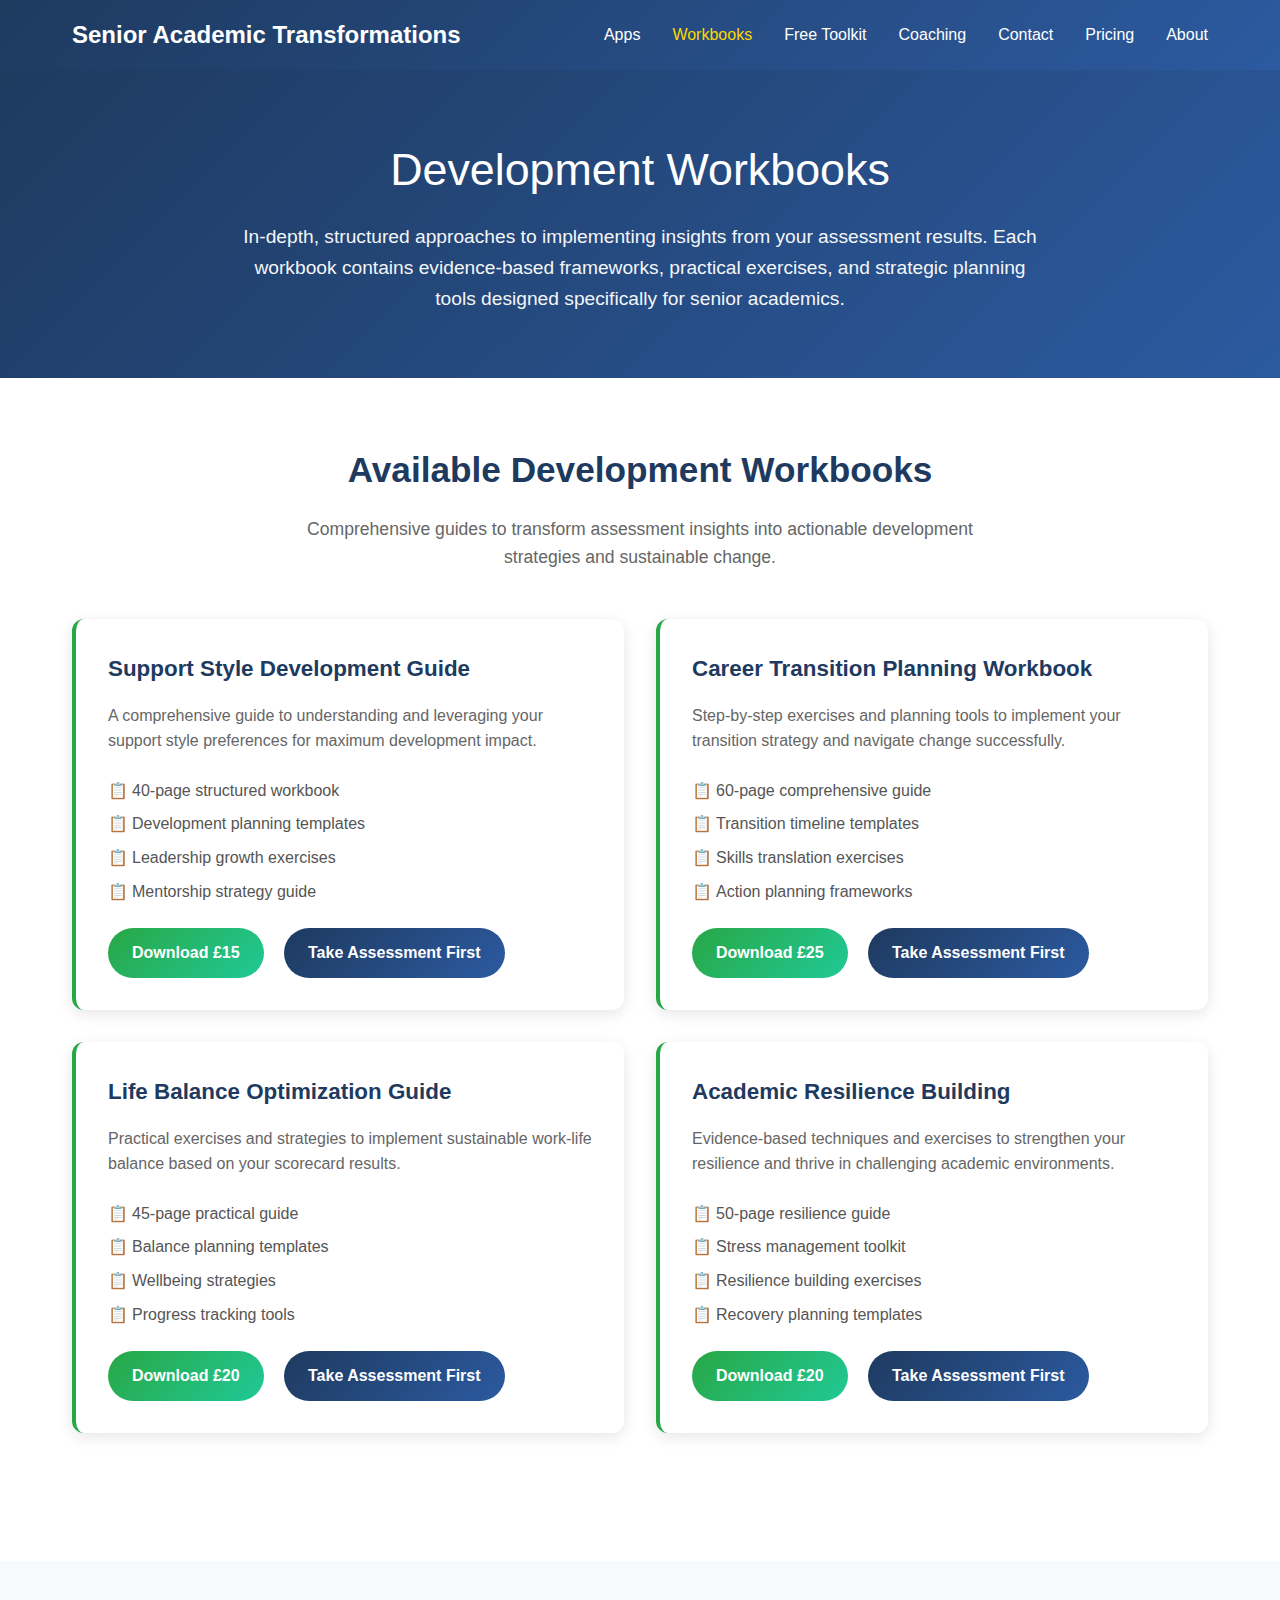
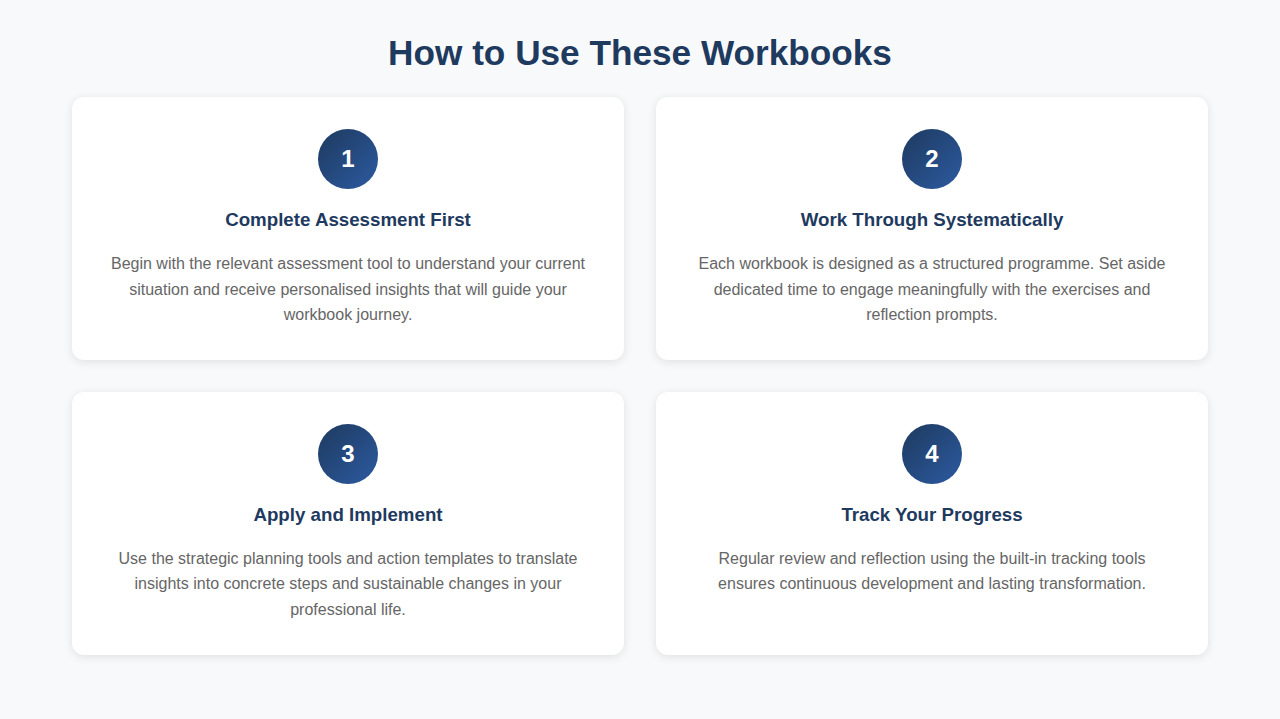
<file: workbooks.html>
<!DOCTYPE html>
<html lang="en">
<head>
    <meta charset="UTF-8">
    <meta name="viewport" content="width=device-width, initial-scale=1.0">
    <title>Development Workbooks - Senior Academic Transformations</title>
    <style>
        * {
            margin: 0;
            padding: 0;
            box-sizing: border-box;
        }

        body {
            font-family: 'Segoe UI', Tahoma, Geneva, Verdana, sans-serif;
            line-height: 1.6;
            color: #333;
            background: #f8f9fa;
        }

        /* Navigation */
        nav {
            background: linear-gradient(135deg, #1e3a5f 0%, #2c5aa0 100%);
            padding: 1rem 0;
            position: sticky;
            top: 0;
            z-index: 100;
        }

        .nav-container {
            max-width: 1200px;
            margin: 0 auto;
            padding: 0 2rem;
            display: flex;
            justify-content: space-between;
            align-items: center;
        }

        .logo {
            color: white;
            font-size: 1.5rem;
            font-weight: bold;
            text-decoration: none;
        }

        .nav-links {
            display: flex;
            list-style: none;
            gap: 2rem;
        }

        .nav-links a {
            color: white;
            text-decoration: none;
            transition: color 0.3s;
            font-weight: 500;
        }

        .nav-links a:hover, .nav-links a.active {
            color: #ffd700;
        }

        /* Container */
        .container {
            max-width: 1200px;
            margin: 0 auto;
            padding: 0 2rem;
        }

        /* Hero Section */
        .page-hero {
            background: linear-gradient(135deg, #1e3a5f 0%, #2c5aa0 100%);
            color: white;
            padding: 4rem 0;
            text-align: center;
        }

        .page-hero h1 {
            font-size: 2.8rem;
            margin-bottom: 1rem;
            font-weight: normal;
        }

        .page-hero p {
            font-size: 1.2rem;
            max-width: 800px;
            margin: 0 auto;
            opacity: 0.95;
        }

        /* Workbooks Section */
        .workbooks-section {
            padding: 4rem 0;
            background: white;
        }

        .section-title {
            text-align: center;
            font-size: 2.2rem;
            margin-bottom: 1rem;
            color: #1e3a5f;
        }

        .section-subtitle {
            text-align: center;
            font-size: 1.1rem;
            margin-bottom: 3rem;
            color: #666;
            max-width: 700px;
            margin-left: auto;
            margin-right: auto;
        }

        /* 2x2 Workbooks Grid */
        .workbooks-grid {
            display: grid;
            grid-template-columns: 1fr 1fr;
            gap: 2rem;
            margin-bottom: 4rem;
        }

        .workbook-card {
            background: white;
            border-radius: 12px;
            padding: 2rem;
            box-shadow: 0 4px 15px rgba(0,0,0,0.1);
            transition: transform 0.3s, box-shadow 0.3s;
            border-left: 4px solid #28a745;
        }

        .workbook-card:hover {
            transform: translateY(-5px);
            box-shadow: 0 8px 25px rgba(0,0,0,0.15);
        }

        .workbook-card h3 {
            color: #1e3a5f;
            font-size: 1.4rem;
            margin-bottom: 1rem;
        }

        .workbook-card p {
            color: #666;
            margin-bottom: 1.5rem;
            line-height: 1.6;
        }

        .workbook-features {
            list-style: none;
            margin-bottom: 1.5rem;
        }

        .workbook-features li {
            color: #555;
            margin-bottom: 0.5rem;
            padding-left: 1.5rem;
            position: relative;
        }

        .workbook-features li:before {
            content: "📋";
            position: absolute;
            left: 0;
        }

        .btn-primary {
            background: linear-gradient(135deg, #28a745, #20c997);
            color: white;
            padding: 12px 24px;
            border: none;
            border-radius: 25px;
            text-decoration: none;
            font-weight: 600;
            display: inline-block;
            transition: all 0.3s;
            margin-right: 1rem;
        }

        .btn-primary:hover {
            transform: translateY(-2px);
            box-shadow: 0 5px 15px rgba(40, 167, 69, 0.3);
        }

        .btn-secondary {
            background: linear-gradient(135deg, #1e3a5f, #2c5aa0);
            color: white;
            padding: 12px 24px;
            border: none;
            border-radius: 25px;
            text-decoration: none;
            font-weight: 600;
            display: inline-block;
            transition: all 0.3s;
        }

        .btn-secondary:hover {
            transform: translateY(-2px);
            box-shadow: 0 5px 15px rgba(30, 58, 95, 0.3);
        }

        /* How to Use Section */
        .how-to-section {
            padding: 4rem 0;
            background: #f8f9fa;
        }

        .how-to-grid {
            display: grid;
            grid-template-columns: 1fr 1fr;
            gap: 2rem;
        }

        .how-to-card {
            background: white;
            border-radius: 12px;
            padding: 2rem;
            text-align: center;
            box-shadow: 0 2px 10px rgba(0,0,0,0.1);
        }

        .step-number {
            background: linear-gradient(135deg, #1e3a5f, #2c5aa0);
            color: white;
            width: 60px;
            height: 60px;
            border-radius: 50%;
            display: flex;
            align-items: center;
            justify-content: center;
            font-size: 1.5rem;
            font-weight: bold;
            margin: 0 auto 1rem auto;
        }

        .how-to-card h3 {
            color: #1e3a5f;
            margin-bottom: 1rem;
        }

        .how-to-card p {
            color: #666;
            line-height: 1.6;
        }

        /* Responsive Design */
        @media (max-width: 768px) {
            .workbooks-grid,
            .how-to-grid {
                grid-template-columns: 1fr;
            }

            .nav-links {
                display: flex;
                flex-direction: column;
                gap: 1rem;
            }

            .nav-container {
                flex-direction: column;
                gap: 1rem;
            }

            .page-hero h1 {
                font-size: 2rem;
            }

            .container {
                padding: 0 1rem;
            }
        }
        /* Back to Top Button */
.back-to-top {
    position: fixed;
    bottom: 20px;
    right: 20px;
    background: #2c5aa0;
    color: white;
    padding: 12px 16px;
    border-radius: 50%;
    text-decoration: none;
    display: none;
    z-index: 1000;
    transition: all 0.3s ease;
    font-size: 18px;
    font-weight: bold;
    box-shadow: 0 5px 15px rgba(0,0,0,0.12);
}

.back-to-top:hover {
    background: #1e3a5f;
    transform: translateY(-3px);
    box-shadow: 0 8px 20px rgba(0,0,0,0.15);
    color: white;
    text-decoration: none;

        }
    </style>
</head>
<body>
    <!-- Navigation -->
    <nav>
        <div class="nav-container">
            <a href="index.html" class="logo">Senior Academic Transformations</a>
            <ul class="nav-links">
                <li><a href="apps.html">Apps</a></li>
                <li><a href="workbooks.html" class="active">Workbooks</a></li>
                <li><a href="toolkit.html">Free Toolkit</a></li>
                <li><a href="coaching.html">Coaching</a></li>
                <li><a href="contact.html">Contact</a></li>
                <li><a href="pricing.html">Pricing</a></li>
                <li><a href="aboutpaul.html">About</a></li>
            </ul>
        </div>
    </nav>

    <!-- Hero Section -->
    <section class="page-hero">
        <div class="container">
            <h1>Development Workbooks</h1>
            <p>In-depth, structured approaches to implementing insights from your assessment results. Each workbook contains evidence-based frameworks, practical exercises, and strategic planning tools designed specifically for senior academics.</p>
        </div>
    </section>

    <!-- Workbooks Grid Section -->
    <section class="workbooks-section">
        <div class="container">
            <h2 class="section-title">Available Development Workbooks</h2>
            <p class="section-subtitle">Comprehensive guides to transform assessment insights into actionable development strategies and sustainable change.</p>
            
            <!-- 2x2 Workbooks Grid -->
            <div class="workbooks-grid">
                <!-- Workbook 1 -->
                <div class="workbook-card">
                    <h3>Support Style Development Guide</h3>
                    <p>A comprehensive guide to understanding and leveraging your support style preferences for maximum development impact.</p>
                    <ul class="workbook-features">
                        <li>40-page structured workbook</li>
                        <li>Development planning templates</li>
                        <li>Leadership growth exercises</li>
                        <li>Mentorship strategy guide</li>
                    </ul>
                    <a href="#" class="btn-primary">Download £15</a>
                    <a href="https://hesnrldrs.github.io/support-style-app/" class="btn-secondary">Take Assessment First</a>
                </div>

                <!-- Workbook 2 -->
                <div class="workbook-card">
                    <h3>Career Transition Planning Workbook</h3>
                    <p>Step-by-step exercises and planning tools to implement your transition strategy and navigate change successfully.</p>
                    <ul class="workbook-features">
                        <li>60-page comprehensive guide</li>
                        <li>Transition timeline templates</li>
                        <li>Skills translation exercises</li>
                        <li>Action planning frameworks</li>
                    </ul>
                    <a href="#" class="btn-primary">Download £25</a>
                    <a href="https://hesnrldrs.github.io/career-transition-app/" class="btn-secondary">Take Assessment First</a>
                </div>

                <!-- Workbook 3 -->
                <div class="workbook-card">
                    <h3>Life Balance Optimization Guide</h3>
                    <p>Practical exercises and strategies to implement sustainable work-life balance based on your scorecard results.</p>
                    <ul class="workbook-features">
                        <li>45-page practical guide</li>
                        <li>Balance planning templates</li>
                        <li>Wellbeing strategies</li>
                        <li>Progress tracking tools</li>
                    </ul>
                    <a href="#" class="btn-primary">Download £20</a>
                    <a href="https://hesnrldrs.github.io/life-balance-app/" class="btn-secondary">Take Assessment First</a>
                </div>

                <!-- Workbook 4 -->
                <div class="workbook-card">
                    <h3>Academic Resilience Building</h3>
                    <p>Evidence-based techniques and exercises to strengthen your resilience and thrive in challenging academic environments.</p>
                    <ul class="workbook-features">
                        <li>50-page resilience guide</li>
                        <li>Stress management toolkit</li>
                        <li>Resilience building exercises</li>
                        <li>Recovery planning templates</li>
                    </ul>
                    <a href="#" class="btn-primary">Download £20</a>
                    <a href="https://hesnrldrs.github.io/resilience-app/" class="btn-secondary">Take Assessment First</a>
                </div>
            </div>
        </div>
    </section>

    <!-- How to Use Section -->
    <section class="how-to-section">
        <div class="container">
            <h2 class="section-title">How to Use These Workbooks</h2>
            
            <!-- 2x2 How-to Grid -->
            <div class="how-to-grid">
                <div class="how-to-card">
                    <div class="step-number">1</div>
                    <h3>Complete Assessment First</h3>
                    <p>Begin with the relevant assessment tool to understand your current situation and receive personalised insights that will guide your workbook journey.</p>
                </div>

                <div class="how-to-card">
                    <div class="step-number">2</div>
                    <h3>Work Through Systematically</h3>
                    <p>Each workbook is designed as a structured programme. Set aside dedicated time to engage meaningfully with the exercises and reflection prompts.</p>
                </div>

                <div class="how-to-card">
                    <div class="step-number">3</div>
                    <h3>Apply and Implement</h3>
                    <p>Use the strategic planning tools and action templates to translate insights into concrete steps and sustainable changes in your professional life.</p>
                </div>

                <div class="how-to-card">
                    <div class="step-number">4</div>
                    <h3>Track Your Progress</h3>
                    <p>Regular review and reflection using the built-in tracking tools ensures continuous development and lasting transformation.</p>
                </div>
            </div>
        </div>
    </section>
    <a href="#top" class="back-to-top">↑</a>
    <script>
window.addEventListener('scroll', function() {
    const backToTop = document.querySelector('.back-to-top');
    if (window.pageYOffset > 300) {
        backToTop.style.display = 'block';
    } else {
        backToTop.style.display = 'none';
    }
});
</script>
</body>
</html>
</file>
